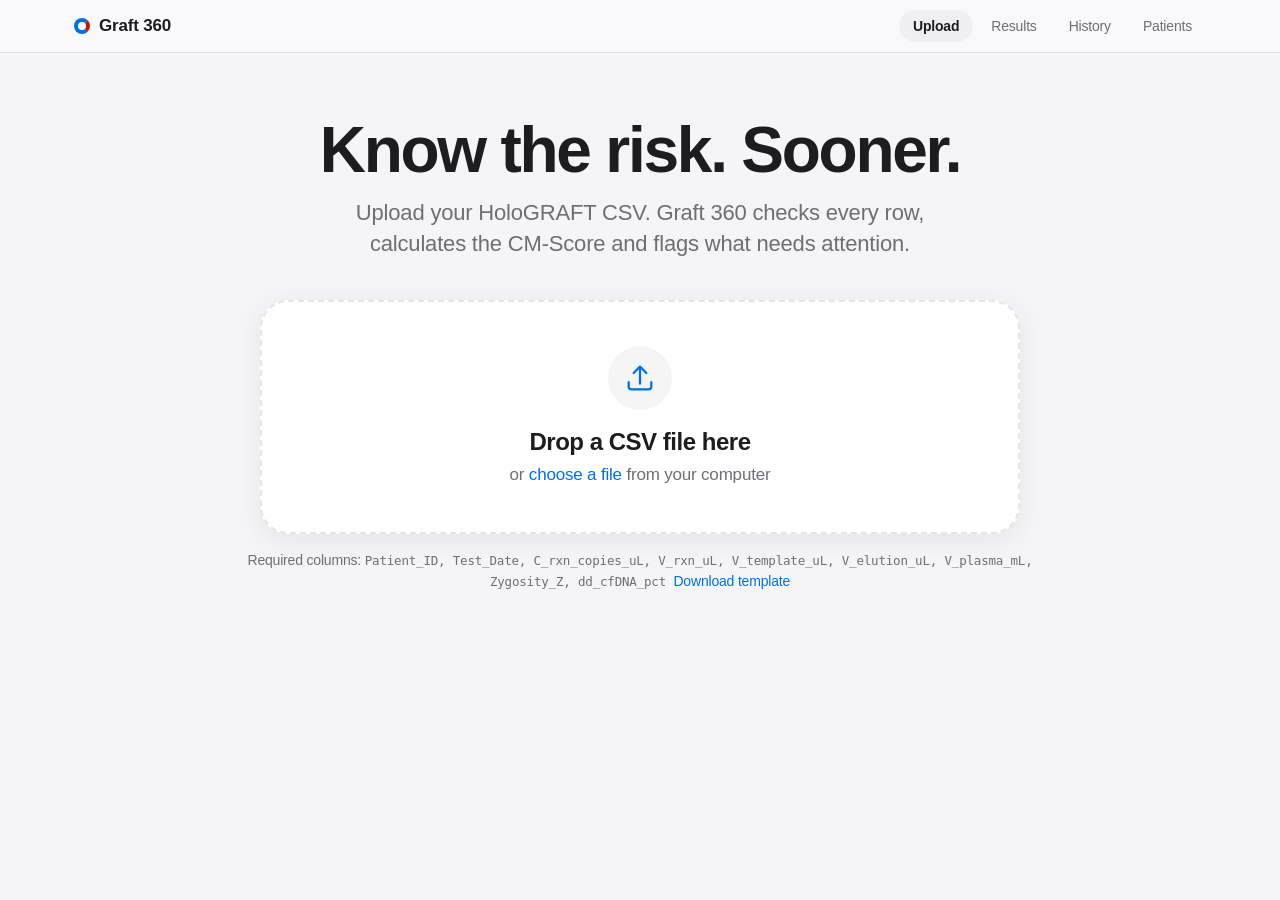
<file: frontend/index.html>
<!DOCTYPE html>
<html lang="en">
<head>
<meta charset="UTF-8">
<meta name="viewport" content="width=device-width, initial-scale=1">
<title>Graft 360</title>
<link rel="stylesheet" href="style.css">
</head>
<body>
<a class="skip" href="#main">Skip to content</a>
<nav class="nav" aria-label="Main">
  <div class="nav-in">
    <a class="logo" href="#/upload"><span class="dot" aria-hidden="true"></span>Graft 360</a>
    <div class="links">
      <a href="#/upload" data-nav="upload">Upload</a>
      <a href="#/results" data-nav="results">Results</a>
      <a href="#/history" data-nav="history">History</a>
      <a href="#/patients" data-nav="patients">Patients</a>
    </div>
  </div>
</nav>

<main id="main">
  <!-- UPLOAD -->
  <section id="page-upload" class="page" hidden>
    <header class="hero">
      <h1>Know the risk. Sooner.</h1>
      <p>Upload your HoloGRAFT CSV. Graft 360 checks every row, calculates the CM-Score and flags what needs attention.</p>
    </header>
    <div id="drop" class="drop" tabindex="0" role="button" aria-label="Choose a CSV file to upload">
      <div class="drop-icon" aria-hidden="true">
        <svg width="34" height="34" viewBox="0 0 24 24" fill="none" stroke="currentColor" stroke-width="1.6" stroke-linecap="round" stroke-linejoin="round"><path d="M12 16V4m0 0L7.5 8.5M12 4l4.5 4.5"/><path d="M4 15v3a2 2 0 0 0 2 2h12a2 2 0 0 0 2-2v-3"/></svg>
      </div>
      <h2>Drop a CSV file here</h2>
      <p>or <span class="link">choose a file</span> from your computer</p>
      <input id="csvFile" type="file" accept=".csv,text/csv" hidden>
    </div>
    <p class="hint">Required columns: <span id="cols"></span> &nbsp;<a class="link" href="/api/template.csv">Download template</a></p>
    <div id="uploadBusy" class="busy" hidden><span class="spin"></span>Processing your file</div>
    <div id="uploadError" class="alert error" hidden></div>
    <div id="uploadResult"></div>
  </section>

  <!-- RESULTS -->
  <section id="page-results" class="page" hidden>
    <header class="page-head"><h1>Results</h1><p>Every saved test, with search and filters.</p></header>
    <div class="card filters">
      <input id="fPid" type="search" placeholder="Search patient ID" aria-label="Patient ID">
      <label>From<input id="fFrom" type="date"></label>
      <label>To<input id="fTo" type="date"></label>
      <div class="seg" id="fStatus" role="group" aria-label="Risk status">
        <button class="on" data-v="">All</button><button data-v="high">High risk</button>
        <button data-v="low">Low risk</button><button data-v="invalid">Invalid</button>
      </div>
      <button class="btn" id="fClear">Clear</button>
      <a class="btn primary" id="fExport" href="/api/results/export.csv">Export CSV</a>
    </div>
    <div class="card table-card"><div class="scroll" id="resultsTable"></div></div>
    <div class="pager"><span id="pageInfo" class="muted"></span><span><button class="btn" id="prev">Previous</button> <button class="btn" id="next">Next</button></span></div>
  </section>

  <!-- HISTORY -->
  <section id="page-history" class="page" hidden>
    <header class="page-head"><h1>Upload history</h1><p>Every file you uploaded and what happened to it.</p></header>
    <div class="card table-card"><div class="scroll" id="historyTable"></div></div>
  </section>

  <!-- ONE UPLOAD -->
  <section id="page-batch" class="page" hidden>
    <a class="back link" href="#/history">Back to history</a>
    <div id="batchView"></div>
  </section>

  <!-- PATIENTS -->
  <section id="page-patients" class="page" hidden>
    <header class="page-head"><h1>Patients</h1><p>Test history, CM-Score trend and biopsy outcomes.</p></header>
    <div class="cols">
      <aside class="card side">
        <input id="pSearch" type="search" placeholder="Search patients" aria-label="Search patients">
        <ul id="patientList" class="plist"></ul>
        <form id="patientForm" class="form">
          <h3>Add or update patient</h3>
          <input name="patient_id" placeholder="Patient ID" required>
          <input name="full_name" placeholder="Full name">
          <label>Date of birth<input type="date" name="date_of_birth"></label>
          <select name="sex" aria-label="Sex"><option value="">Sex</option><option>Male</option><option>Female</option><option>Other</option></select>
          <label>Transplant date<input type="date" name="transplant_date"></label>
          <button class="btn primary">Save patient</button>
        </form>
      </aside>
      <div class="card detail" id="detail"><p class="empty">Select a patient to see their trend, results and biopsies.</p></div>
    </div>
  </section>
</main>
<div id="toast" class="toast" role="status" aria-live="polite" hidden></div>
<script src="app.js"></script>
</body>
</html>
</file>
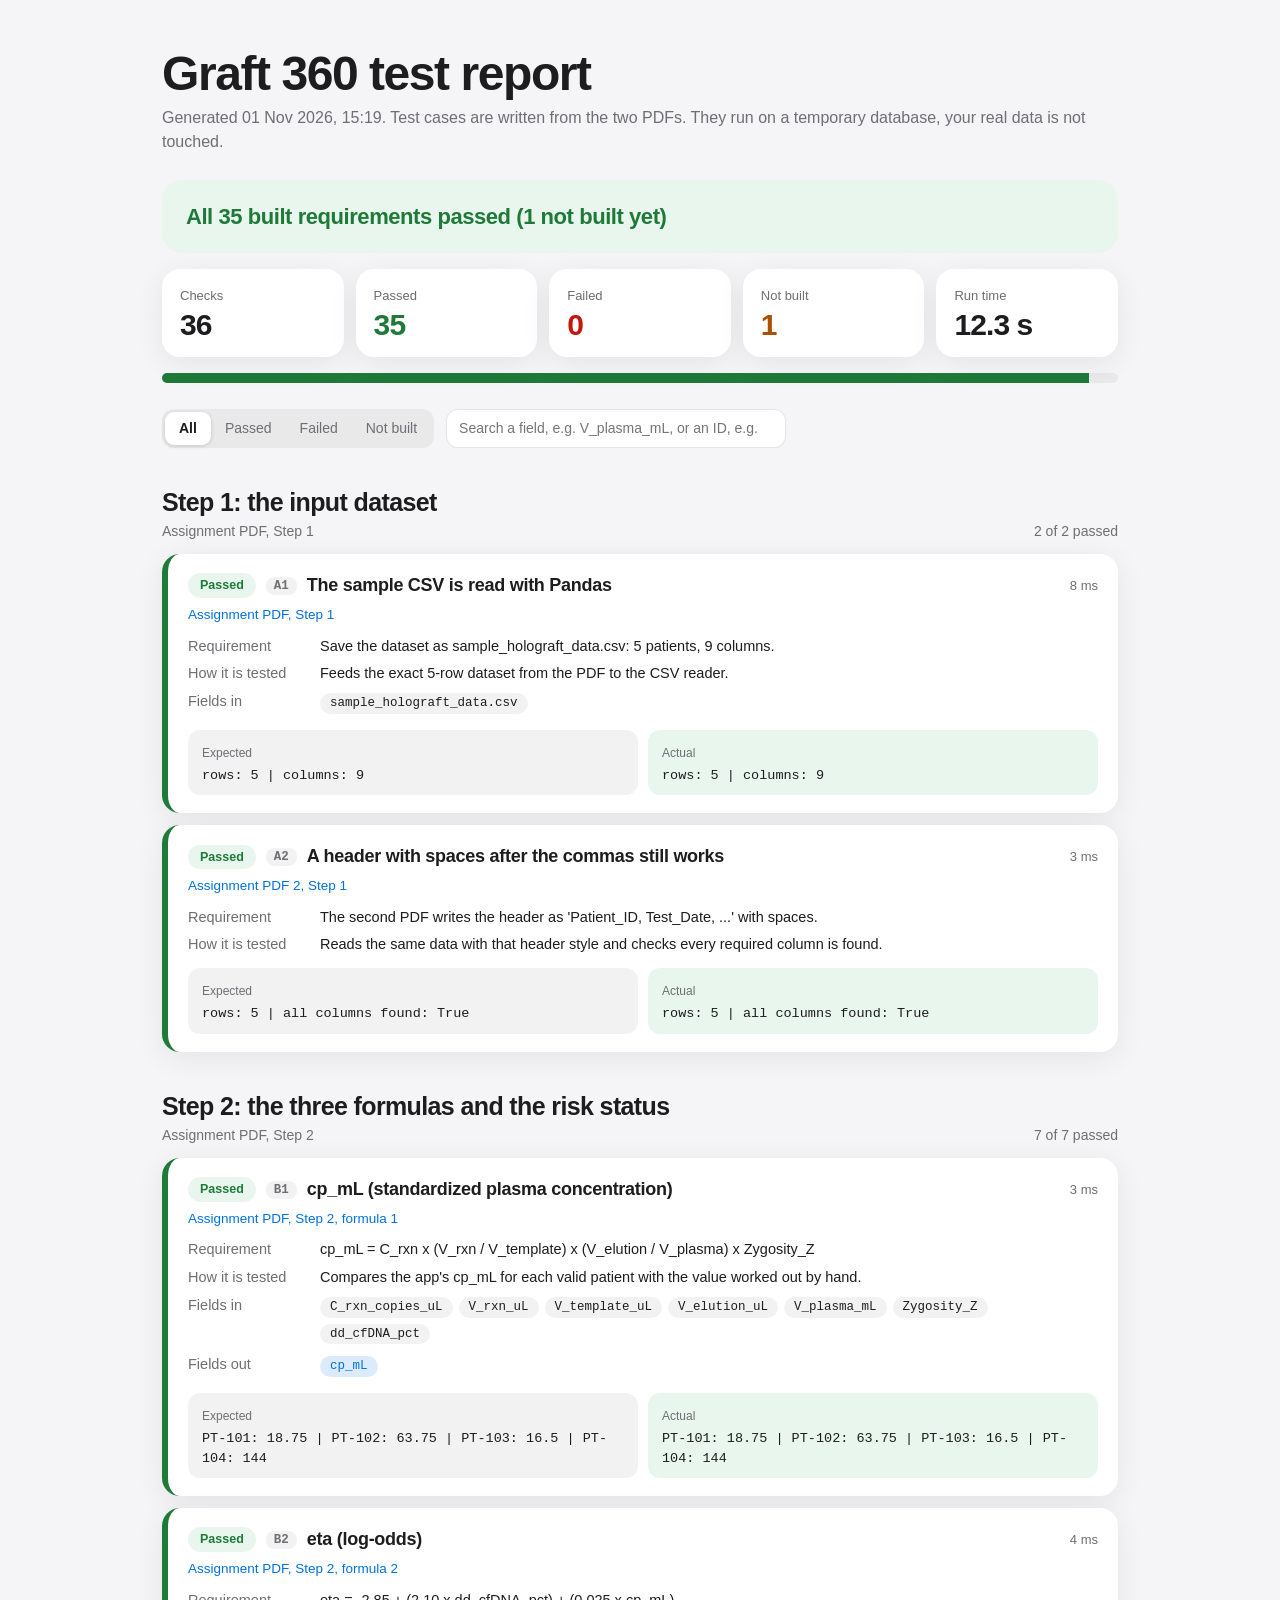
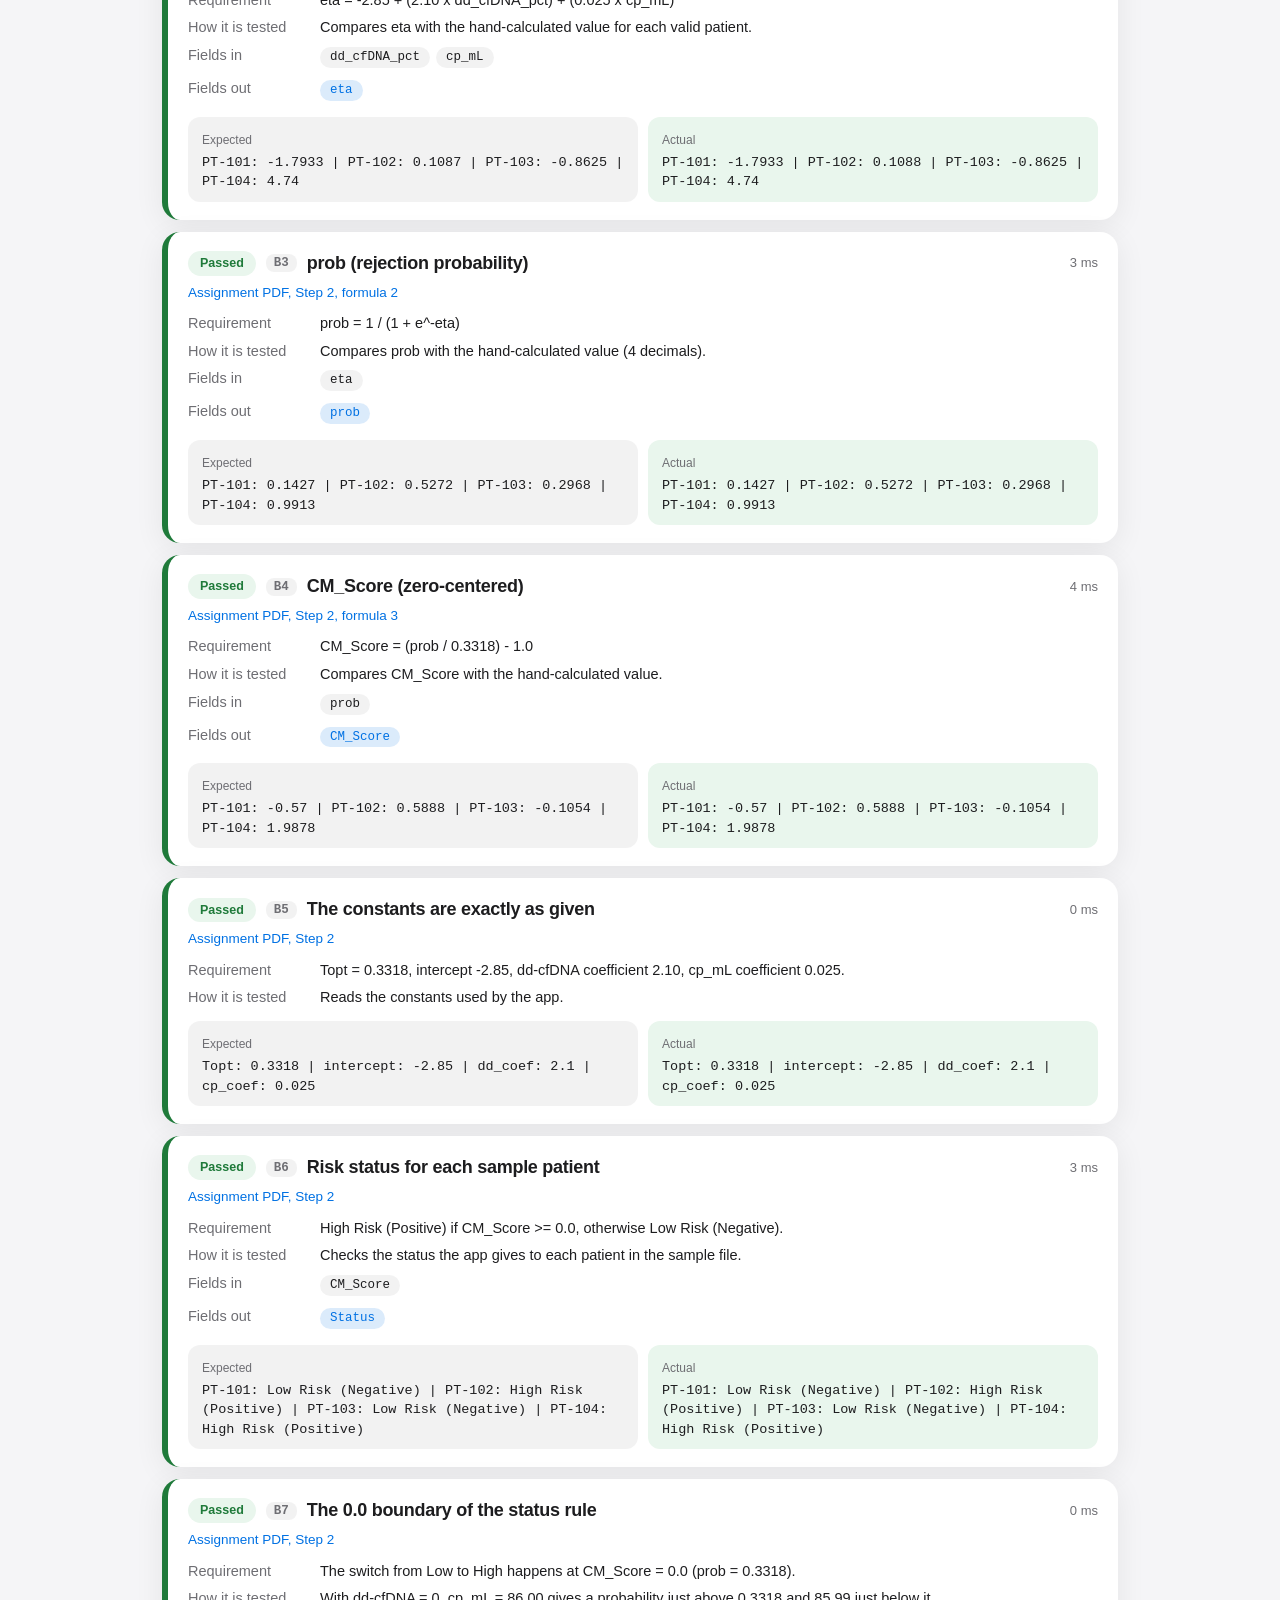
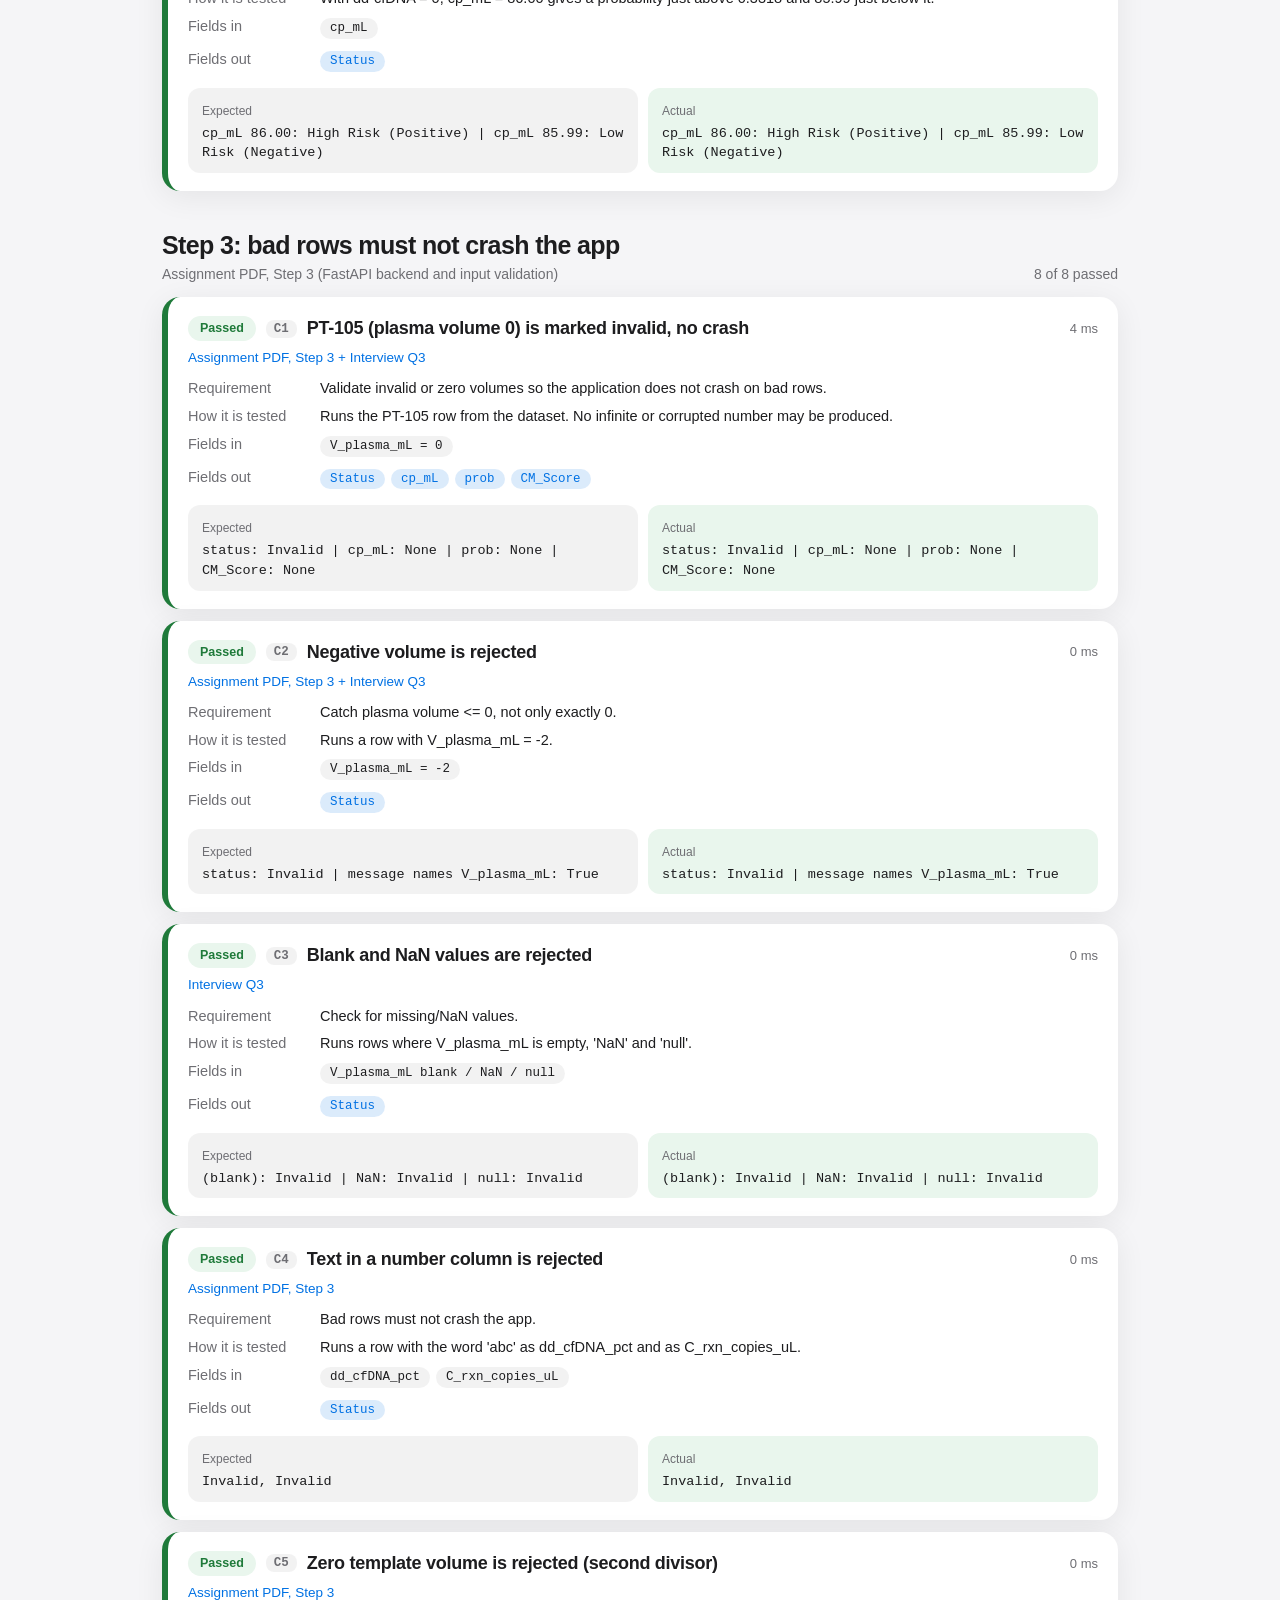
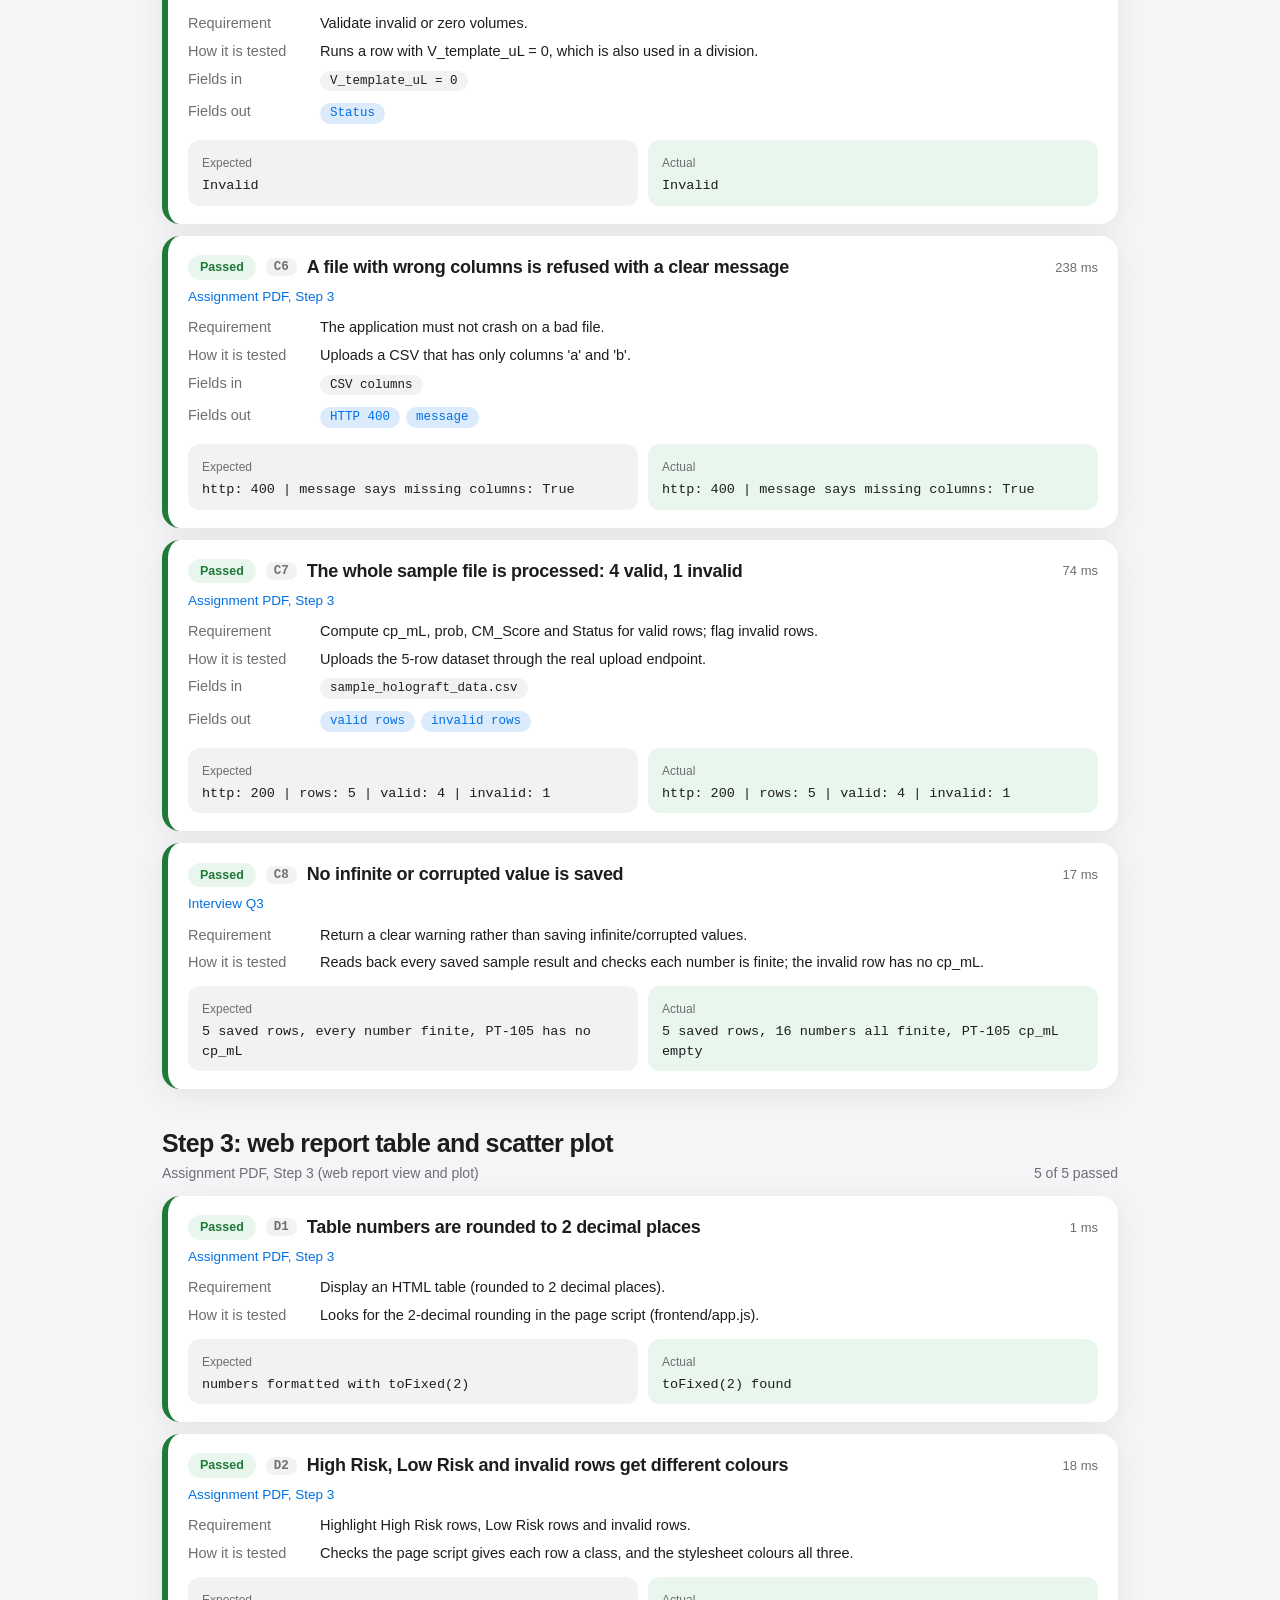
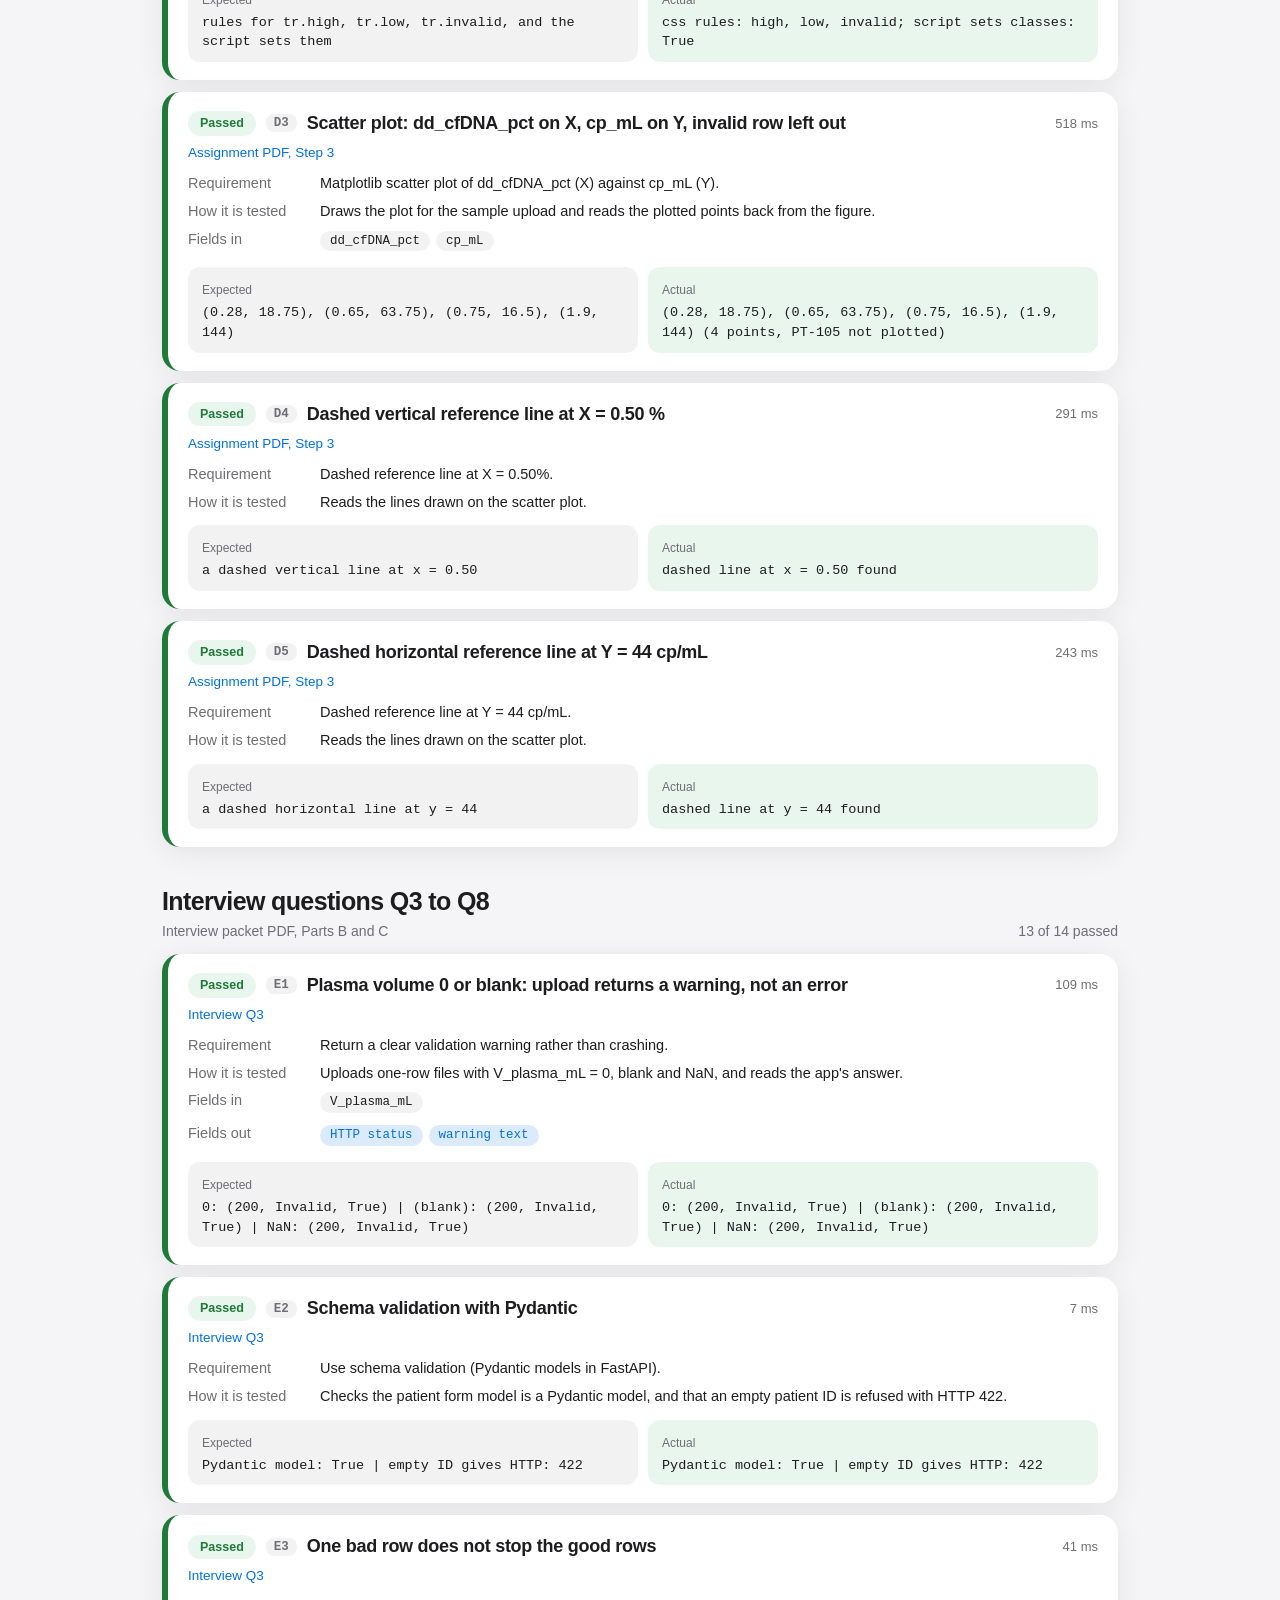
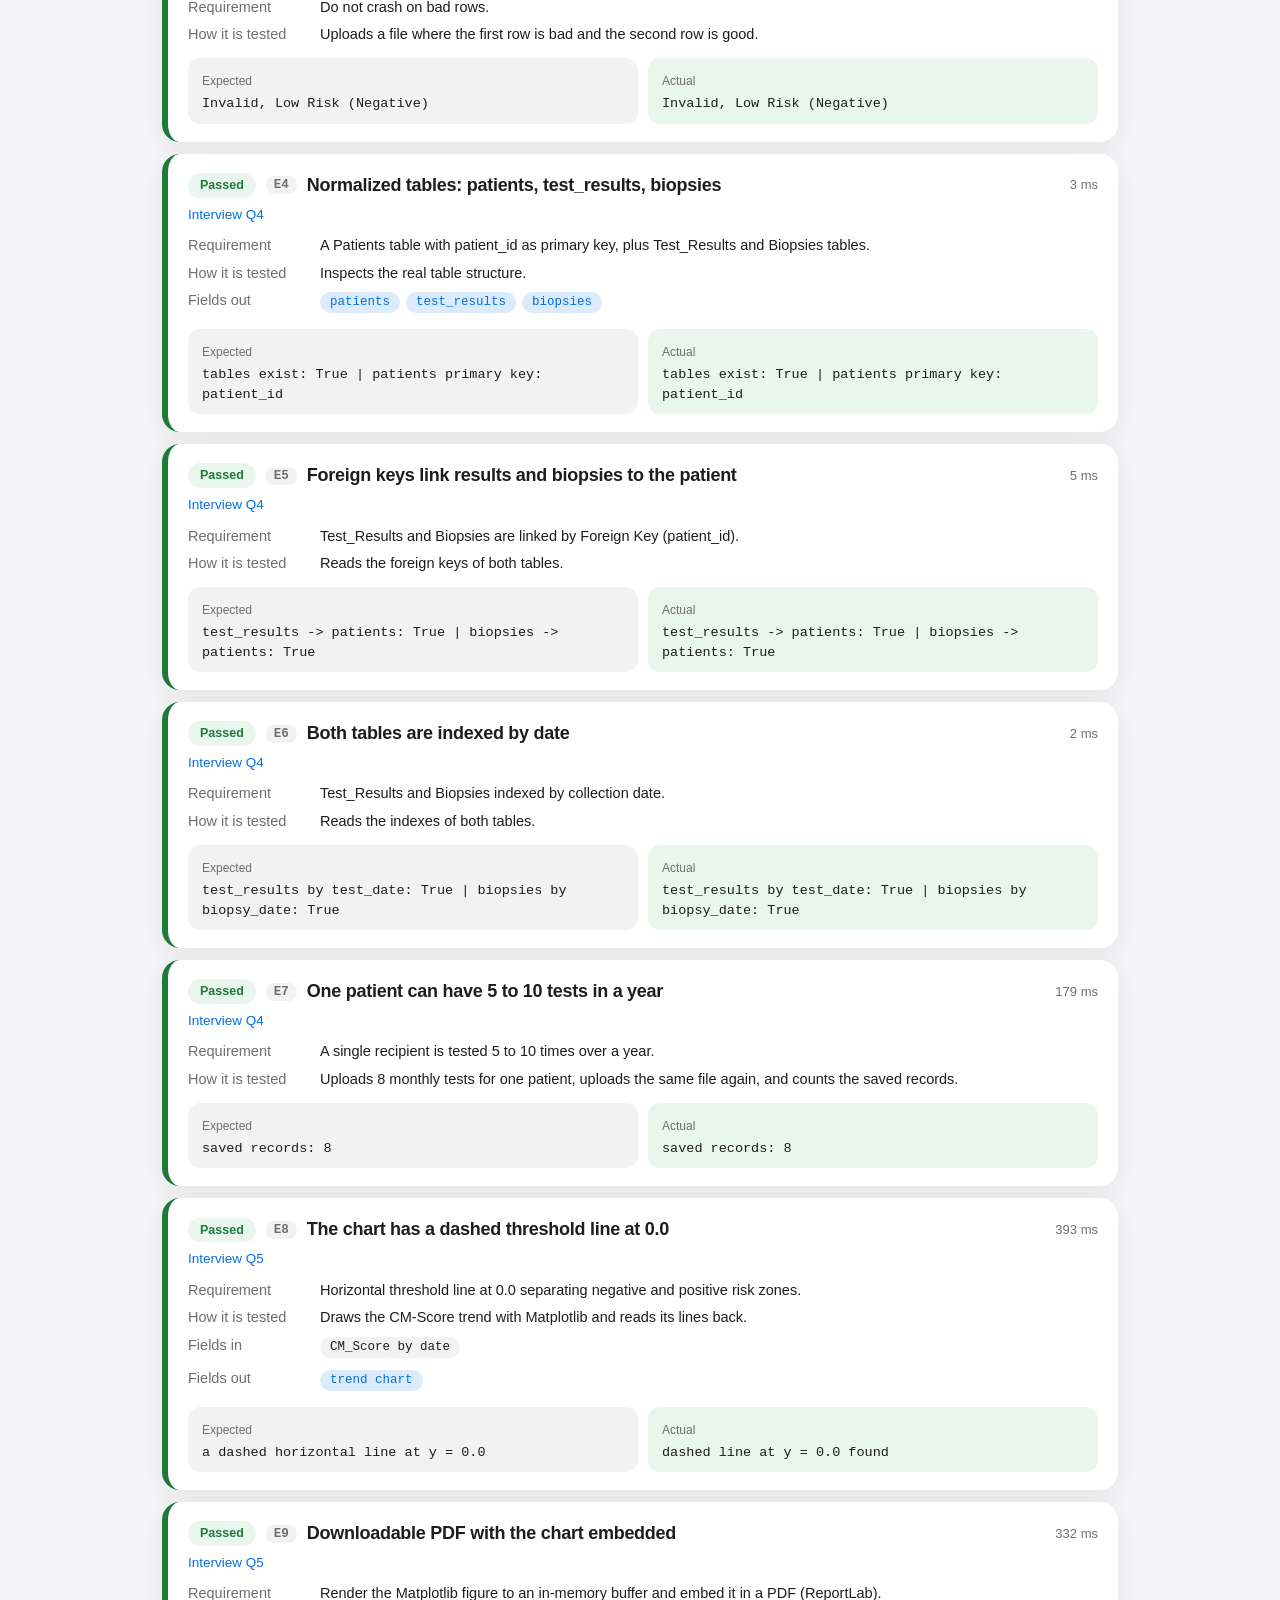
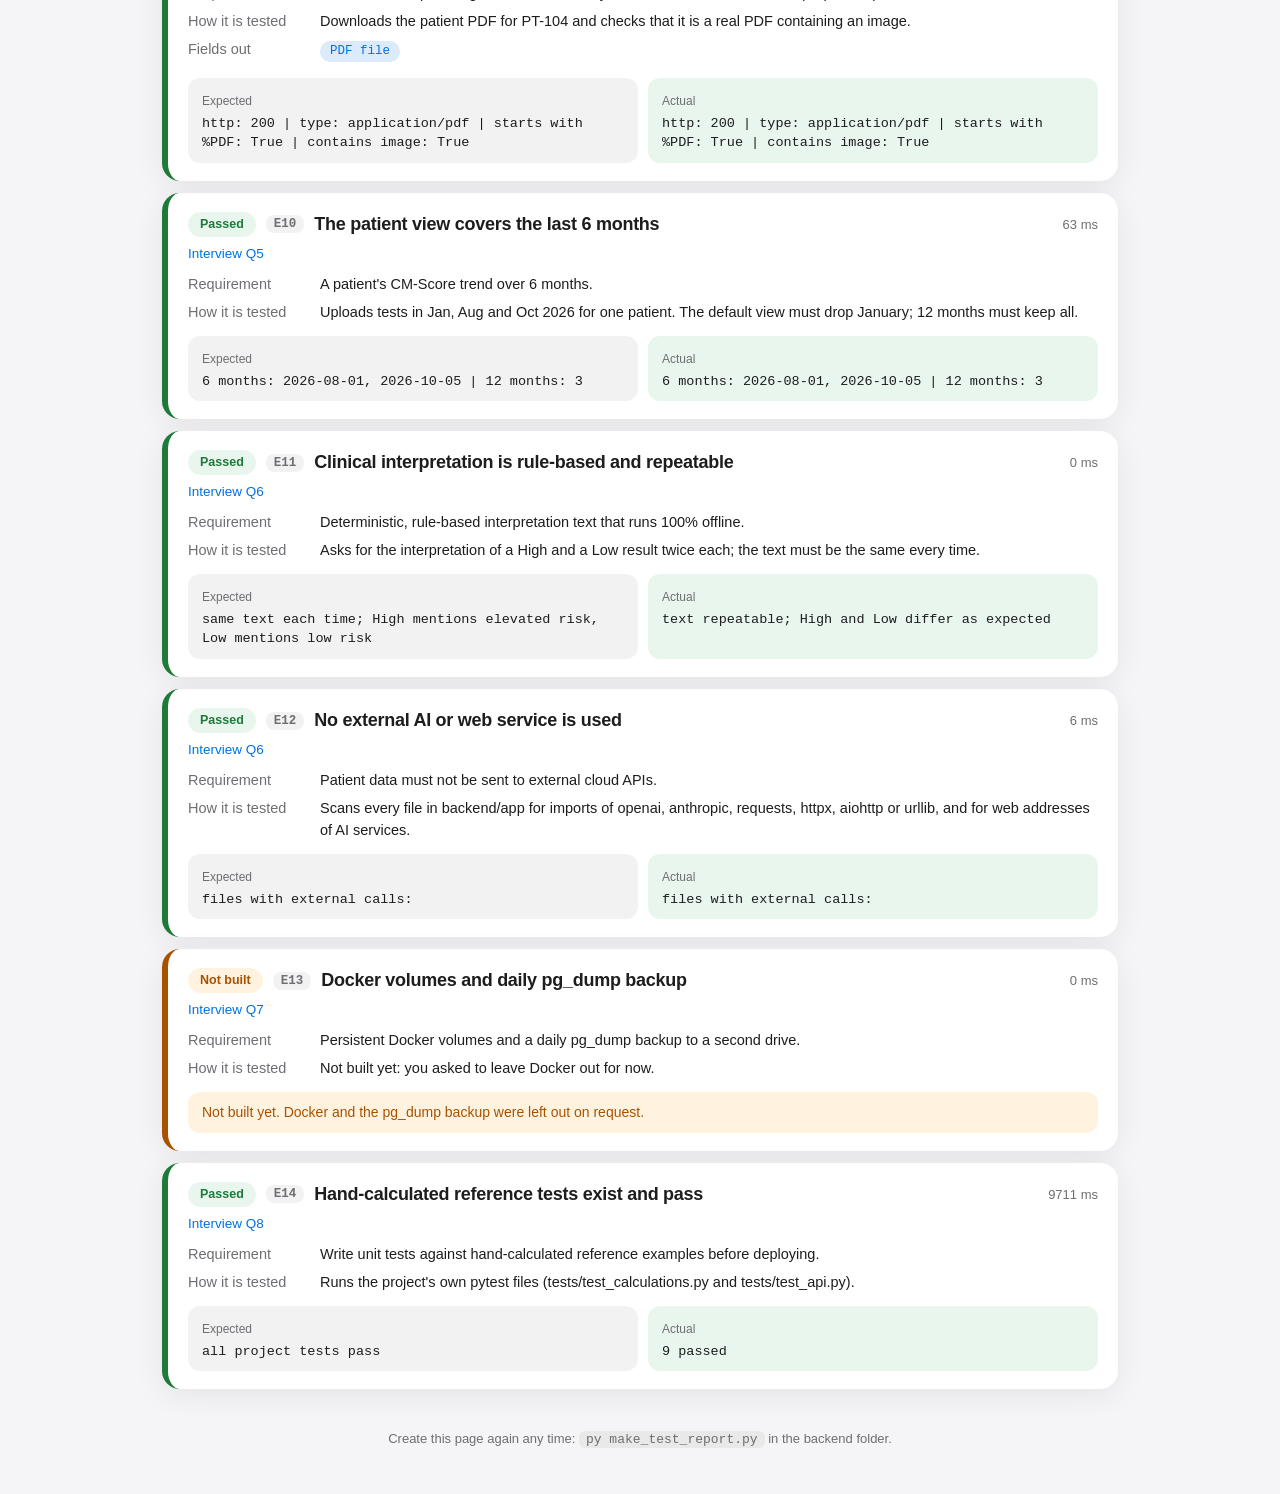
<file: backend/test_report.html>
<!DOCTYPE html>
<html lang="en"><head><meta charset="UTF-8"><meta name="viewport" content="width=device-width, initial-scale=1">
<title>Graft 360 - Test report</title>
<style>
:root{--bg:#f5f5f7;--card:#fff;--ink:#1d1d1f;--muted:#6e6e73;--line:rgba(0,0,0,.1);--soft:rgba(0,0,0,.05);--blue:#0071e3;
--good:#1f7a3a;--good-bg:#e9f6ed;--bad:#c4160a;--bad-bg:#fdeeec;--warn:#a85200;--warn-bg:#fff3e0;--shadow:0 6px 30px rgba(0,0,0,.07)}
@media(prefers-color-scheme:dark){:root{--bg:#000;--card:#1c1c1e;--ink:#f5f5f7;--muted:#a1a1a6;--line:rgba(255,255,255,.14);--soft:rgba(255,255,255,.08);
--blue:#2997ff;--good:#6fdc92;--good-bg:#14301f;--bad:#ff8a80;--bad-bg:#3a1b19;--warn:#ffc266;--warn-bg:#352708;--shadow:none}}
*{box-sizing:border-box}[hidden]{display:none!important}
body{margin:0;background:var(--bg);color:var(--ink);font:16px/1.5 -apple-system,BlinkMacSystemFont,"SF Pro Text","Segoe UI",Helvetica,Arial,sans-serif;-webkit-font-smoothing:antialiased}
main{max-width:1000px;margin:auto;padding:48px 22px 80px}
h1{font-size:clamp(32px,5vw,48px);letter-spacing:-.03em;margin:0;line-height:1.08}
.sub{color:var(--muted);margin:6px 0 26px}
.banner{border-radius:20px;padding:20px 24px;font-size:22px;font-weight:700;letter-spacing:-.02em}
.banner.ok{background:var(--good-bg);color:var(--good)}.banner.bad{background:var(--bad-bg);color:var(--bad)}
.stats{display:grid;grid-template-columns:repeat(auto-fit,minmax(140px,1fr));gap:12px;margin:16px 0}
.stat{background:var(--card);border-radius:18px;padding:14px 18px;box-shadow:var(--shadow)}
.stat span{color:var(--muted);font-size:13px}.stat b{display:block;font-size:30px;letter-spacing:-.03em;line-height:1.2}
.stat.g b{color:var(--good)}.stat.r b{color:var(--bad)}.stat.w b{color:var(--warn)}
.bar{height:10px;border-radius:99px;background:var(--soft);overflow:hidden;margin:6px 0 26px}.bar i{display:block;height:100%;background:var(--good);width:97%}
.tools{display:flex;gap:12px;flex-wrap:wrap;align-items:center;margin-bottom:6px}
.seg{display:inline-flex;background:var(--soft);padding:3px;border-radius:12px}
.seg button{border:0;background:none;font:inherit;font-size:14px;padding:6px 14px;border-radius:9px;color:var(--muted);cursor:pointer}
.seg button.on{background:var(--card);color:var(--ink);font-weight:600;box-shadow:0 1px 4px rgba(0,0,0,.15)}
input[type=search]{font:inherit;font-size:14px;padding:8px 12px;border-radius:12px;border:1px solid var(--line);background:var(--card);color:var(--ink);min-width:240px;flex:1;max-width:340px}
:focus-visible{outline:3px solid var(--blue);outline-offset:2px;border-radius:8px}
.ghead{display:flex;justify-content:space-between;align-items:flex-end;gap:10px;margin:36px 0 12px;flex-wrap:wrap}
.ghead h2{margin:0;font-size:25px;letter-spacing:-.025em}.ghead p{margin:0;color:var(--muted);font-size:14px}.gcount{font-size:14px;color:var(--muted)}
.test{background:var(--card);border-radius:18px;box-shadow:var(--shadow);padding:18px 20px;margin-bottom:12px;border-left:6px solid var(--good)}
.test.failed{border-left-color:var(--bad)}.test.skipped{border-left-color:var(--warn)}
.top{display:flex;align-items:center;gap:10px}.top h3{margin:0;font-size:18px;letter-spacing:-.015em;flex:1}
.tid{font:600 12.5px ui-monospace,Menlo,Consolas,monospace;color:var(--muted);background:var(--soft);padding:2px 8px;border-radius:8px}
.time{color:var(--muted);font-size:13px;font-variant-numeric:tabular-nums}
.badge{font-size:12.5px;font-weight:700;padding:3px 12px;border-radius:99px;background:var(--good-bg);color:var(--good);white-space:nowrap}
.badge.failed{background:var(--bad-bg);color:var(--bad)}.badge.skipped{background:var(--warn-bg);color:var(--warn)}
.src{margin:6px 0 10px;color:var(--blue);font-size:13.5px}
dl{display:grid;grid-template-columns:120px 1fr;gap:6px 12px;margin:0;font-size:14.5px}dt{color:var(--muted)}dd{margin:0}
.chip{display:inline-block;padding:1px 10px;border-radius:99px;font-size:12.5px;margin:0 6px 4px 0;font-family:ui-monospace,SFMono-Regular,Menlo,Consolas,monospace}
.chip.in{background:var(--soft)}.chip.out{background:color-mix(in srgb,var(--blue) 14%,transparent);color:var(--blue)}
.cmp{display:grid;grid-template-columns:1fr 1fr;gap:10px;margin-top:12px}
.cmp>div{background:var(--soft);border-radius:12px;padding:10px 14px}.cmp>div.good{background:var(--good-bg)}.cmp>div.bad{background:var(--bad-bg)}
.cmp span{font-size:12px;color:var(--muted);text-transform:none}.cmp p{margin:2px 0 0;font:13.5px/1.45 ui-monospace,SFMono-Regular,Menlo,Consolas,monospace;word-break:break-word}
.note{margin:12px 0 0;padding:10px 14px;border-radius:12px;background:var(--warn-bg);color:var(--warn);font-size:14px}
details{margin-top:12px}summary{cursor:pointer;color:var(--bad);font-weight:600;font-size:14px}
pre{background:var(--bad-bg);color:var(--bad);padding:12px;border-radius:12px;overflow:auto;font-size:12.5px;white-space:pre-wrap}
.none{text-align:center;color:var(--muted);padding:30px}footer{margin-top:40px;color:var(--muted);font-size:13px;text-align:center}
code{font-family:ui-monospace,SFMono-Regular,Menlo,Consolas,monospace;font-size:13px;background:var(--soft);padding:1px 7px;border-radius:6px}
@media(max-width:620px){dl{grid-template-columns:1fr}dt{margin-top:4px}.cmp{grid-template-columns:1fr}.top{flex-wrap:wrap}}
@media print{body{background:#fff}.tools{display:none}.test{box-shadow:none;border:1px solid #ddd;break-inside:avoid}}
</style></head><body><main>
<h1>Graft 360 test report</h1>
<p class="sub">Generated 01 Nov 2026, 15:19. Test cases are written from the two PDFs. They run on a temporary database, your real data is not touched.</p>
<div class="banner ok" role="status">All 35 built requirements passed (1 not built yet)</div>
<div class="stats">
 <div class="stat"><span>Checks</span><b>36</b></div>
 <div class="stat g"><span>Passed</span><b>35</b></div>
 <div class="stat r"><span>Failed</span><b>0</b></div>
 <div class="stat w"><span>Not built</span><b>1</b></div>
 <div class="stat"><span>Run time</span><b>12.3 s</b></div>
</div>
<div class="bar" aria-hidden="true"><i></i></div>
<div class="tools">
 <div class="seg" id="seg" role="group" aria-label="Filter"><button class="on" data-v="">All</button><button data-v="passed">Passed</button><button data-v="failed">Failed</button><button data-v="skipped">Not built</button></div>
 <input type="search" id="q" placeholder="Search a field, e.g. V_plasma_mL, or an ID, e.g. B2" aria-label="Search checks">
</div>
<section><div class="ghead"><div><h2>Step 1: the input dataset</h2><p>Assignment PDF, Step 1</p></div><span class="gcount">2 of 2 passed</span></div><article class="test passed" data-status="passed" data-text="a1 the sample csv is read with pandas save the dataset as sample_holograft_data.csv: 5 patients, 9 columns. sample_holograft_data.csv">
 <div class="top"><span class="badge passed">Passed</span><span class="tid">A1</span><h3>The sample CSV is read with Pandas</h3><span class="time">8 ms</span></div>
 <p class="src">Assignment PDF, Step 1</p>
 <dl><dt>Requirement</dt><dd>Save the dataset as sample_holograft_data.csv: 5 patients, 9 columns.</dd><dt>How it is tested</dt><dd>Feeds the exact 5-row dataset from the PDF to the CSV reader.</dd>
 <dt>Fields in</dt><dd><span class="chip in">sample_holograft_data.csv</span></dd></dl>
 <div class="cmp"><div><span>Expected</span><p>rows: 5  |  columns: 9</p></div><div class="good"><span>Actual</span><p>rows: 5  |  columns: 9</p></div></div>
</article><article class="test passed" data-status="passed" data-text="a2 a header with spaces after the commas still works the second pdf writes the header as &#x27;patient_id, test_date, ...&#x27; with spaces. ">
 <div class="top"><span class="badge passed">Passed</span><span class="tid">A2</span><h3>A header with spaces after the commas still works</h3><span class="time">3 ms</span></div>
 <p class="src">Assignment PDF 2, Step 1</p>
 <dl><dt>Requirement</dt><dd>The second PDF writes the header as &#x27;Patient_ID, Test_Date, ...&#x27; with spaces.</dd><dt>How it is tested</dt><dd>Reads the same data with that header style and checks every required column is found.</dd>
 </dl>
 <div class="cmp"><div><span>Expected</span><p>rows: 5  |  all columns found: True</p></div><div class="good"><span>Actual</span><p>rows: 5  |  all columns found: True</p></div></div>
</article></section><section><div class="ghead"><div><h2>Step 2: the three formulas and the risk status</h2><p>Assignment PDF, Step 2</p></div><span class="gcount">7 of 7 passed</span></div><article class="test passed" data-status="passed" data-text="b1 cp_ml (standardized plasma concentration) cp_ml = c_rxn x (v_rxn / v_template) x (v_elution / v_plasma) x zygosity_z c_rxn_copies_ul v_rxn_ul v_template_ul v_elution_ul v_plasma_ml zygosity_z dd_cfdna_pct cp_ml">
 <div class="top"><span class="badge passed">Passed</span><span class="tid">B1</span><h3>cp_mL (standardized plasma concentration)</h3><span class="time">3 ms</span></div>
 <p class="src">Assignment PDF, Step 2, formula 1</p>
 <dl><dt>Requirement</dt><dd>cp_mL = C_rxn x (V_rxn / V_template) x (V_elution / V_plasma) x Zygosity_Z</dd><dt>How it is tested</dt><dd>Compares the app&#x27;s cp_mL for each valid patient with the value worked out by hand.</dd>
 <dt>Fields in</dt><dd><span class="chip in">C_rxn_copies_uL</span><span class="chip in">V_rxn_uL</span><span class="chip in">V_template_uL</span><span class="chip in">V_elution_uL</span><span class="chip in">V_plasma_mL</span><span class="chip in">Zygosity_Z</span><span class="chip in">dd_cfDNA_pct</span></dd><dt>Fields out</dt><dd><span class="chip out">cp_mL</span></dd></dl>
 <div class="cmp"><div><span>Expected</span><p>PT-101: 18.75  |  PT-102: 63.75  |  PT-103: 16.5  |  PT-104: 144</p></div><div class="good"><span>Actual</span><p>PT-101: 18.75  |  PT-102: 63.75  |  PT-103: 16.5  |  PT-104: 144</p></div></div>
</article><article class="test passed" data-status="passed" data-text="b2 eta (log-odds) eta = -2.85 + (2.10 x dd_cfdna_pct) + (0.025 x cp_ml) dd_cfdna_pct cp_ml eta">
 <div class="top"><span class="badge passed">Passed</span><span class="tid">B2</span><h3>eta (log-odds)</h3><span class="time">4 ms</span></div>
 <p class="src">Assignment PDF, Step 2, formula 2</p>
 <dl><dt>Requirement</dt><dd>eta = -2.85 + (2.10 x dd_cfDNA_pct) + (0.025 x cp_mL)</dd><dt>How it is tested</dt><dd>Compares eta with the hand-calculated value for each valid patient.</dd>
 <dt>Fields in</dt><dd><span class="chip in">dd_cfDNA_pct</span><span class="chip in">cp_mL</span></dd><dt>Fields out</dt><dd><span class="chip out">eta</span></dd></dl>
 <div class="cmp"><div><span>Expected</span><p>PT-101: -1.7933  |  PT-102: 0.1087  |  PT-103: -0.8625  |  PT-104: 4.74</p></div><div class="good"><span>Actual</span><p>PT-101: -1.7933  |  PT-102: 0.1088  |  PT-103: -0.8625  |  PT-104: 4.74</p></div></div>
</article><article class="test passed" data-status="passed" data-text="b3 prob (rejection probability) prob = 1 / (1 + e^-eta) eta prob">
 <div class="top"><span class="badge passed">Passed</span><span class="tid">B3</span><h3>prob (rejection probability)</h3><span class="time">3 ms</span></div>
 <p class="src">Assignment PDF, Step 2, formula 2</p>
 <dl><dt>Requirement</dt><dd>prob = 1 / (1 + e^-eta)</dd><dt>How it is tested</dt><dd>Compares prob with the hand-calculated value (4 decimals).</dd>
 <dt>Fields in</dt><dd><span class="chip in">eta</span></dd><dt>Fields out</dt><dd><span class="chip out">prob</span></dd></dl>
 <div class="cmp"><div><span>Expected</span><p>PT-101: 0.1427  |  PT-102: 0.5272  |  PT-103: 0.2968  |  PT-104: 0.9913</p></div><div class="good"><span>Actual</span><p>PT-101: 0.1427  |  PT-102: 0.5272  |  PT-103: 0.2968  |  PT-104: 0.9913</p></div></div>
</article><article class="test passed" data-status="passed" data-text="b4 cm_score (zero-centered) cm_score = (prob / 0.3318) - 1.0 prob cm_score">
 <div class="top"><span class="badge passed">Passed</span><span class="tid">B4</span><h3>CM_Score (zero-centered)</h3><span class="time">4 ms</span></div>
 <p class="src">Assignment PDF, Step 2, formula 3</p>
 <dl><dt>Requirement</dt><dd>CM_Score = (prob / 0.3318) - 1.0</dd><dt>How it is tested</dt><dd>Compares CM_Score with the hand-calculated value.</dd>
 <dt>Fields in</dt><dd><span class="chip in">prob</span></dd><dt>Fields out</dt><dd><span class="chip out">CM_Score</span></dd></dl>
 <div class="cmp"><div><span>Expected</span><p>PT-101: -0.57  |  PT-102: 0.5888  |  PT-103: -0.1054  |  PT-104: 1.9878</p></div><div class="good"><span>Actual</span><p>PT-101: -0.57  |  PT-102: 0.5888  |  PT-103: -0.1054  |  PT-104: 1.9878</p></div></div>
</article><article class="test passed" data-status="passed" data-text="b5 the constants are exactly as given topt = 0.3318, intercept -2.85, dd-cfdna coefficient 2.10, cp_ml coefficient 0.025. ">
 <div class="top"><span class="badge passed">Passed</span><span class="tid">B5</span><h3>The constants are exactly as given</h3><span class="time">0 ms</span></div>
 <p class="src">Assignment PDF, Step 2</p>
 <dl><dt>Requirement</dt><dd>Topt = 0.3318, intercept -2.85, dd-cfDNA coefficient 2.10, cp_mL coefficient 0.025.</dd><dt>How it is tested</dt><dd>Reads the constants used by the app.</dd>
 </dl>
 <div class="cmp"><div><span>Expected</span><p>Topt: 0.3318  |  intercept: -2.85  |  dd_coef: 2.1  |  cp_coef: 0.025</p></div><div class="good"><span>Actual</span><p>Topt: 0.3318  |  intercept: -2.85  |  dd_coef: 2.1  |  cp_coef: 0.025</p></div></div>
</article><article class="test passed" data-status="passed" data-text="b6 risk status for each sample patient high risk (positive) if cm_score &gt;= 0.0, otherwise low risk (negative). cm_score status">
 <div class="top"><span class="badge passed">Passed</span><span class="tid">B6</span><h3>Risk status for each sample patient</h3><span class="time">3 ms</span></div>
 <p class="src">Assignment PDF, Step 2</p>
 <dl><dt>Requirement</dt><dd>High Risk (Positive) if CM_Score &gt;= 0.0, otherwise Low Risk (Negative).</dd><dt>How it is tested</dt><dd>Checks the status the app gives to each patient in the sample file.</dd>
 <dt>Fields in</dt><dd><span class="chip in">CM_Score</span></dd><dt>Fields out</dt><dd><span class="chip out">Status</span></dd></dl>
 <div class="cmp"><div><span>Expected</span><p>PT-101: Low Risk (Negative)  |  PT-102: High Risk (Positive)  |  PT-103: Low Risk (Negative)  |  PT-104: High Risk (Positive)</p></div><div class="good"><span>Actual</span><p>PT-101: Low Risk (Negative)  |  PT-102: High Risk (Positive)  |  PT-103: Low Risk (Negative)  |  PT-104: High Risk (Positive)</p></div></div>
</article><article class="test passed" data-status="passed" data-text="b7 the 0.0 boundary of the status rule the switch from low to high happens at cm_score = 0.0 (prob = 0.3318). cp_ml status">
 <div class="top"><span class="badge passed">Passed</span><span class="tid">B7</span><h3>The 0.0 boundary of the status rule</h3><span class="time">0 ms</span></div>
 <p class="src">Assignment PDF, Step 2</p>
 <dl><dt>Requirement</dt><dd>The switch from Low to High happens at CM_Score = 0.0 (prob = 0.3318).</dd><dt>How it is tested</dt><dd>With dd-cfDNA = 0, cp_mL = 86.00 gives a probability just above 0.3318 and 85.99 just below it.</dd>
 <dt>Fields in</dt><dd><span class="chip in">cp_mL</span></dd><dt>Fields out</dt><dd><span class="chip out">Status</span></dd></dl>
 <div class="cmp"><div><span>Expected</span><p>cp_mL 86.00: High Risk (Positive)  |  cp_mL 85.99: Low Risk (Negative)</p></div><div class="good"><span>Actual</span><p>cp_mL 86.00: High Risk (Positive)  |  cp_mL 85.99: Low Risk (Negative)</p></div></div>
</article></section><section><div class="ghead"><div><h2>Step 3: bad rows must not crash the app</h2><p>Assignment PDF, Step 3 (FastAPI backend and input validation)</p></div><span class="gcount">8 of 8 passed</span></div><article class="test passed" data-status="passed" data-text="c1 pt-105 (plasma volume 0) is marked invalid, no crash validate invalid or zero volumes so the application does not crash on bad rows. v_plasma_ml = 0 status cp_ml prob cm_score">
 <div class="top"><span class="badge passed">Passed</span><span class="tid">C1</span><h3>PT-105 (plasma volume 0) is marked invalid, no crash</h3><span class="time">4 ms</span></div>
 <p class="src">Assignment PDF, Step 3 + Interview Q3</p>
 <dl><dt>Requirement</dt><dd>Validate invalid or zero volumes so the application does not crash on bad rows.</dd><dt>How it is tested</dt><dd>Runs the PT-105 row from the dataset. No infinite or corrupted number may be produced.</dd>
 <dt>Fields in</dt><dd><span class="chip in">V_plasma_mL = 0</span></dd><dt>Fields out</dt><dd><span class="chip out">Status</span><span class="chip out">cp_mL</span><span class="chip out">prob</span><span class="chip out">CM_Score</span></dd></dl>
 <div class="cmp"><div><span>Expected</span><p>status: Invalid  |  cp_mL: None  |  prob: None  |  CM_Score: None</p></div><div class="good"><span>Actual</span><p>status: Invalid  |  cp_mL: None  |  prob: None  |  CM_Score: None</p></div></div>
</article><article class="test passed" data-status="passed" data-text="c2 negative volume is rejected catch plasma volume &lt;= 0, not only exactly 0. v_plasma_ml = -2 status">
 <div class="top"><span class="badge passed">Passed</span><span class="tid">C2</span><h3>Negative volume is rejected</h3><span class="time">0 ms</span></div>
 <p class="src">Assignment PDF, Step 3 + Interview Q3</p>
 <dl><dt>Requirement</dt><dd>Catch plasma volume &lt;= 0, not only exactly 0.</dd><dt>How it is tested</dt><dd>Runs a row with V_plasma_mL = -2.</dd>
 <dt>Fields in</dt><dd><span class="chip in">V_plasma_mL = -2</span></dd><dt>Fields out</dt><dd><span class="chip out">Status</span></dd></dl>
 <div class="cmp"><div><span>Expected</span><p>status: Invalid  |  message names V_plasma_mL: True</p></div><div class="good"><span>Actual</span><p>status: Invalid  |  message names V_plasma_mL: True</p></div></div>
</article><article class="test passed" data-status="passed" data-text="c3 blank and nan values are rejected check for missing/nan values. v_plasma_ml blank / nan / null status">
 <div class="top"><span class="badge passed">Passed</span><span class="tid">C3</span><h3>Blank and NaN values are rejected</h3><span class="time">0 ms</span></div>
 <p class="src">Interview Q3</p>
 <dl><dt>Requirement</dt><dd>Check for missing/NaN values.</dd><dt>How it is tested</dt><dd>Runs rows where V_plasma_mL is empty, &#x27;NaN&#x27; and &#x27;null&#x27;.</dd>
 <dt>Fields in</dt><dd><span class="chip in">V_plasma_mL blank / NaN / null</span></dd><dt>Fields out</dt><dd><span class="chip out">Status</span></dd></dl>
 <div class="cmp"><div><span>Expected</span><p>(blank): Invalid  |  NaN: Invalid  |  null: Invalid</p></div><div class="good"><span>Actual</span><p>(blank): Invalid  |  NaN: Invalid  |  null: Invalid</p></div></div>
</article><article class="test passed" data-status="passed" data-text="c4 text in a number column is rejected bad rows must not crash the app. dd_cfdna_pct c_rxn_copies_ul status">
 <div class="top"><span class="badge passed">Passed</span><span class="tid">C4</span><h3>Text in a number column is rejected</h3><span class="time">0 ms</span></div>
 <p class="src">Assignment PDF, Step 3</p>
 <dl><dt>Requirement</dt><dd>Bad rows must not crash the app.</dd><dt>How it is tested</dt><dd>Runs a row with the word &#x27;abc&#x27; as dd_cfDNA_pct and as C_rxn_copies_uL.</dd>
 <dt>Fields in</dt><dd><span class="chip in">dd_cfDNA_pct</span><span class="chip in">C_rxn_copies_uL</span></dd><dt>Fields out</dt><dd><span class="chip out">Status</span></dd></dl>
 <div class="cmp"><div><span>Expected</span><p>Invalid, Invalid</p></div><div class="good"><span>Actual</span><p>Invalid, Invalid</p></div></div>
</article><article class="test passed" data-status="passed" data-text="c5 zero template volume is rejected (second divisor) validate invalid or zero volumes. v_template_ul = 0 status">
 <div class="top"><span class="badge passed">Passed</span><span class="tid">C5</span><h3>Zero template volume is rejected (second divisor)</h3><span class="time">0 ms</span></div>
 <p class="src">Assignment PDF, Step 3</p>
 <dl><dt>Requirement</dt><dd>Validate invalid or zero volumes.</dd><dt>How it is tested</dt><dd>Runs a row with V_template_uL = 0, which is also used in a division.</dd>
 <dt>Fields in</dt><dd><span class="chip in">V_template_uL = 0</span></dd><dt>Fields out</dt><dd><span class="chip out">Status</span></dd></dl>
 <div class="cmp"><div><span>Expected</span><p>Invalid</p></div><div class="good"><span>Actual</span><p>Invalid</p></div></div>
</article><article class="test passed" data-status="passed" data-text="c6 a file with wrong columns is refused with a clear message the application must not crash on a bad file. csv columns http 400 message">
 <div class="top"><span class="badge passed">Passed</span><span class="tid">C6</span><h3>A file with wrong columns is refused with a clear message</h3><span class="time">238 ms</span></div>
 <p class="src">Assignment PDF, Step 3</p>
 <dl><dt>Requirement</dt><dd>The application must not crash on a bad file.</dd><dt>How it is tested</dt><dd>Uploads a CSV that has only columns &#x27;a&#x27; and &#x27;b&#x27;.</dd>
 <dt>Fields in</dt><dd><span class="chip in">CSV columns</span></dd><dt>Fields out</dt><dd><span class="chip out">HTTP 400</span><span class="chip out">message</span></dd></dl>
 <div class="cmp"><div><span>Expected</span><p>http: 400  |  message says missing columns: True</p></div><div class="good"><span>Actual</span><p>http: 400  |  message says missing columns: True</p></div></div>
</article><article class="test passed" data-status="passed" data-text="c7 the whole sample file is processed: 4 valid, 1 invalid compute cp_ml, prob, cm_score and status for valid rows; flag invalid rows. sample_holograft_data.csv valid rows invalid rows">
 <div class="top"><span class="badge passed">Passed</span><span class="tid">C7</span><h3>The whole sample file is processed: 4 valid, 1 invalid</h3><span class="time">74 ms</span></div>
 <p class="src">Assignment PDF, Step 3</p>
 <dl><dt>Requirement</dt><dd>Compute cp_mL, prob, CM_Score and Status for valid rows; flag invalid rows.</dd><dt>How it is tested</dt><dd>Uploads the 5-row dataset through the real upload endpoint.</dd>
 <dt>Fields in</dt><dd><span class="chip in">sample_holograft_data.csv</span></dd><dt>Fields out</dt><dd><span class="chip out">valid rows</span><span class="chip out">invalid rows</span></dd></dl>
 <div class="cmp"><div><span>Expected</span><p>http: 200  |  rows: 5  |  valid: 4  |  invalid: 1</p></div><div class="good"><span>Actual</span><p>http: 200  |  rows: 5  |  valid: 4  |  invalid: 1</p></div></div>
</article><article class="test passed" data-status="passed" data-text="c8 no infinite or corrupted value is saved return a clear warning rather than saving infinite/corrupted values. ">
 <div class="top"><span class="badge passed">Passed</span><span class="tid">C8</span><h3>No infinite or corrupted value is saved</h3><span class="time">17 ms</span></div>
 <p class="src">Interview Q3</p>
 <dl><dt>Requirement</dt><dd>Return a clear warning rather than saving infinite/corrupted values.</dd><dt>How it is tested</dt><dd>Reads back every saved sample result and checks each number is finite; the invalid row has no cp_mL.</dd>
 </dl>
 <div class="cmp"><div><span>Expected</span><p>5 saved rows, every number finite, PT-105 has no cp_mL</p></div><div class="good"><span>Actual</span><p>5 saved rows, 16 numbers all finite, PT-105 cp_mL empty</p></div></div>
</article></section><section><div class="ghead"><div><h2>Step 3: web report table and scatter plot</h2><p>Assignment PDF, Step 3 (web report view and plot)</p></div><span class="gcount">5 of 5 passed</span></div><article class="test passed" data-status="passed" data-text="d1 table numbers are rounded to 2 decimal places display an html table (rounded to 2 decimal places). ">
 <div class="top"><span class="badge passed">Passed</span><span class="tid">D1</span><h3>Table numbers are rounded to 2 decimal places</h3><span class="time">1 ms</span></div>
 <p class="src">Assignment PDF, Step 3</p>
 <dl><dt>Requirement</dt><dd>Display an HTML table (rounded to 2 decimal places).</dd><dt>How it is tested</dt><dd>Looks for the 2-decimal rounding in the page script (frontend/app.js).</dd>
 </dl>
 <div class="cmp"><div><span>Expected</span><p>numbers formatted with toFixed(2)</p></div><div class="good"><span>Actual</span><p>toFixed(2) found</p></div></div>
</article><article class="test passed" data-status="passed" data-text="d2 high risk, low risk and invalid rows get different colours highlight high risk rows, low risk rows and invalid rows. ">
 <div class="top"><span class="badge passed">Passed</span><span class="tid">D2</span><h3>High Risk, Low Risk and invalid rows get different colours</h3><span class="time">18 ms</span></div>
 <p class="src">Assignment PDF, Step 3</p>
 <dl><dt>Requirement</dt><dd>Highlight High Risk rows, Low Risk rows and invalid rows.</dd><dt>How it is tested</dt><dd>Checks the page script gives each row a class, and the stylesheet colours all three.</dd>
 </dl>
 <div class="cmp"><div><span>Expected</span><p>rules for tr.high, tr.low, tr.invalid, and the script sets them</p></div><div class="good"><span>Actual</span><p>css rules: high, low, invalid; script sets classes: True</p></div></div>
</article><article class="test passed" data-status="passed" data-text="d3 scatter plot: dd_cfdna_pct on x, cp_ml on y, invalid row left out matplotlib scatter plot of dd_cfdna_pct (x) against cp_ml (y). dd_cfdna_pct cp_ml">
 <div class="top"><span class="badge passed">Passed</span><span class="tid">D3</span><h3>Scatter plot: dd_cfDNA_pct on X, cp_mL on Y, invalid row left out</h3><span class="time">518 ms</span></div>
 <p class="src">Assignment PDF, Step 3</p>
 <dl><dt>Requirement</dt><dd>Matplotlib scatter plot of dd_cfDNA_pct (X) against cp_mL (Y).</dd><dt>How it is tested</dt><dd>Draws the plot for the sample upload and reads the plotted points back from the figure.</dd>
 <dt>Fields in</dt><dd><span class="chip in">dd_cfDNA_pct</span><span class="chip in">cp_mL</span></dd></dl>
 <div class="cmp"><div><span>Expected</span><p>(0.28, 18.75), (0.65, 63.75), (0.75, 16.5), (1.9, 144)</p></div><div class="good"><span>Actual</span><p>(0.28, 18.75), (0.65, 63.75), (0.75, 16.5), (1.9, 144)   (4 points, PT-105 not plotted)</p></div></div>
</article><article class="test passed" data-status="passed" data-text="d4 dashed vertical reference line at x = 0.50 % dashed reference line at x = 0.50%. ">
 <div class="top"><span class="badge passed">Passed</span><span class="tid">D4</span><h3>Dashed vertical reference line at X = 0.50 %</h3><span class="time">291 ms</span></div>
 <p class="src">Assignment PDF, Step 3</p>
 <dl><dt>Requirement</dt><dd>Dashed reference line at X = 0.50%.</dd><dt>How it is tested</dt><dd>Reads the lines drawn on the scatter plot.</dd>
 </dl>
 <div class="cmp"><div><span>Expected</span><p>a dashed vertical line at x = 0.50</p></div><div class="good"><span>Actual</span><p>dashed line at x = 0.50 found</p></div></div>
</article><article class="test passed" data-status="passed" data-text="d5 dashed horizontal reference line at y = 44 cp/ml dashed reference line at y = 44 cp/ml. ">
 <div class="top"><span class="badge passed">Passed</span><span class="tid">D5</span><h3>Dashed horizontal reference line at Y = 44 cp/mL</h3><span class="time">243 ms</span></div>
 <p class="src">Assignment PDF, Step 3</p>
 <dl><dt>Requirement</dt><dd>Dashed reference line at Y = 44 cp/mL.</dd><dt>How it is tested</dt><dd>Reads the lines drawn on the scatter plot.</dd>
 </dl>
 <div class="cmp"><div><span>Expected</span><p>a dashed horizontal line at y = 44</p></div><div class="good"><span>Actual</span><p>dashed line at y = 44 found</p></div></div>
</article></section><section><div class="ghead"><div><h2>Interview questions Q3 to Q8</h2><p>Interview packet PDF, Parts B and C</p></div><span class="gcount">13 of 14 passed</span></div><article class="test passed" data-status="passed" data-text="e1 plasma volume 0 or blank: upload returns a warning, not an error return a clear validation warning rather than crashing. v_plasma_ml http status warning text">
 <div class="top"><span class="badge passed">Passed</span><span class="tid">E1</span><h3>Plasma volume 0 or blank: upload returns a warning, not an error</h3><span class="time">109 ms</span></div>
 <p class="src">Interview Q3</p>
 <dl><dt>Requirement</dt><dd>Return a clear validation warning rather than crashing.</dd><dt>How it is tested</dt><dd>Uploads one-row files with V_plasma_mL = 0, blank and NaN, and reads the app&#x27;s answer.</dd>
 <dt>Fields in</dt><dd><span class="chip in">V_plasma_mL</span></dd><dt>Fields out</dt><dd><span class="chip out">HTTP status</span><span class="chip out">warning text</span></dd></dl>
 <div class="cmp"><div><span>Expected</span><p>0: (200, Invalid, True)  |  (blank): (200, Invalid, True)  |  NaN: (200, Invalid, True)</p></div><div class="good"><span>Actual</span><p>0: (200, Invalid, True)  |  (blank): (200, Invalid, True)  |  NaN: (200, Invalid, True)</p></div></div>
</article><article class="test passed" data-status="passed" data-text="e2 schema validation with pydantic use schema validation (pydantic models in fastapi). ">
 <div class="top"><span class="badge passed">Passed</span><span class="tid">E2</span><h3>Schema validation with Pydantic</h3><span class="time">7 ms</span></div>
 <p class="src">Interview Q3</p>
 <dl><dt>Requirement</dt><dd>Use schema validation (Pydantic models in FastAPI).</dd><dt>How it is tested</dt><dd>Checks the patient form model is a Pydantic model, and that an empty patient ID is refused with HTTP 422.</dd>
 </dl>
 <div class="cmp"><div><span>Expected</span><p>Pydantic model: True  |  empty ID gives HTTP: 422</p></div><div class="good"><span>Actual</span><p>Pydantic model: True  |  empty ID gives HTTP: 422</p></div></div>
</article><article class="test passed" data-status="passed" data-text="e3 one bad row does not stop the good rows do not crash on bad rows. ">
 <div class="top"><span class="badge passed">Passed</span><span class="tid">E3</span><h3>One bad row does not stop the good rows</h3><span class="time">41 ms</span></div>
 <p class="src">Interview Q3</p>
 <dl><dt>Requirement</dt><dd>Do not crash on bad rows.</dd><dt>How it is tested</dt><dd>Uploads a file where the first row is bad and the second row is good.</dd>
 </dl>
 <div class="cmp"><div><span>Expected</span><p>Invalid, Low Risk (Negative)</p></div><div class="good"><span>Actual</span><p>Invalid, Low Risk (Negative)</p></div></div>
</article><article class="test passed" data-status="passed" data-text="e4 normalized tables: patients, test_results, biopsies a patients table with patient_id as primary key, plus test_results and biopsies tables. patients test_results biopsies">
 <div class="top"><span class="badge passed">Passed</span><span class="tid">E4</span><h3>Normalized tables: patients, test_results, biopsies</h3><span class="time">3 ms</span></div>
 <p class="src">Interview Q4</p>
 <dl><dt>Requirement</dt><dd>A Patients table with patient_id as primary key, plus Test_Results and Biopsies tables.</dd><dt>How it is tested</dt><dd>Inspects the real table structure.</dd>
 <dt>Fields out</dt><dd><span class="chip out">patients</span><span class="chip out">test_results</span><span class="chip out">biopsies</span></dd></dl>
 <div class="cmp"><div><span>Expected</span><p>tables exist: True  |  patients primary key: patient_id</p></div><div class="good"><span>Actual</span><p>tables exist: True  |  patients primary key: patient_id</p></div></div>
</article><article class="test passed" data-status="passed" data-text="e5 foreign keys link results and biopsies to the patient test_results and biopsies are linked by foreign key (patient_id). ">
 <div class="top"><span class="badge passed">Passed</span><span class="tid">E5</span><h3>Foreign keys link results and biopsies to the patient</h3><span class="time">5 ms</span></div>
 <p class="src">Interview Q4</p>
 <dl><dt>Requirement</dt><dd>Test_Results and Biopsies are linked by Foreign Key (patient_id).</dd><dt>How it is tested</dt><dd>Reads the foreign keys of both tables.</dd>
 </dl>
 <div class="cmp"><div><span>Expected</span><p>test_results -&gt; patients: True  |  biopsies -&gt; patients: True</p></div><div class="good"><span>Actual</span><p>test_results -&gt; patients: True  |  biopsies -&gt; patients: True</p></div></div>
</article><article class="test passed" data-status="passed" data-text="e6 both tables are indexed by date test_results and biopsies indexed by collection date. ">
 <div class="top"><span class="badge passed">Passed</span><span class="tid">E6</span><h3>Both tables are indexed by date</h3><span class="time">2 ms</span></div>
 <p class="src">Interview Q4</p>
 <dl><dt>Requirement</dt><dd>Test_Results and Biopsies indexed by collection date.</dd><dt>How it is tested</dt><dd>Reads the indexes of both tables.</dd>
 </dl>
 <div class="cmp"><div><span>Expected</span><p>test_results by test_date: True  |  biopsies by biopsy_date: True</p></div><div class="good"><span>Actual</span><p>test_results by test_date: True  |  biopsies by biopsy_date: True</p></div></div>
</article><article class="test passed" data-status="passed" data-text="e7 one patient can have 5 to 10 tests in a year a single recipient is tested 5 to 10 times over a year. ">
 <div class="top"><span class="badge passed">Passed</span><span class="tid">E7</span><h3>One patient can have 5 to 10 tests in a year</h3><span class="time">179 ms</span></div>
 <p class="src">Interview Q4</p>
 <dl><dt>Requirement</dt><dd>A single recipient is tested 5 to 10 times over a year.</dd><dt>How it is tested</dt><dd>Uploads 8 monthly tests for one patient, uploads the same file again, and counts the saved records.</dd>
 </dl>
 <div class="cmp"><div><span>Expected</span><p>saved records: 8</p></div><div class="good"><span>Actual</span><p>saved records: 8</p></div></div>
</article><article class="test passed" data-status="passed" data-text="e8 the chart has a dashed threshold line at 0.0 horizontal threshold line at 0.0 separating negative and positive risk zones. cm_score by date trend chart">
 <div class="top"><span class="badge passed">Passed</span><span class="tid">E8</span><h3>The chart has a dashed threshold line at 0.0</h3><span class="time">393 ms</span></div>
 <p class="src">Interview Q5</p>
 <dl><dt>Requirement</dt><dd>Horizontal threshold line at 0.0 separating negative and positive risk zones.</dd><dt>How it is tested</dt><dd>Draws the CM-Score trend with Matplotlib and reads its lines back.</dd>
 <dt>Fields in</dt><dd><span class="chip in">CM_Score by date</span></dd><dt>Fields out</dt><dd><span class="chip out">trend chart</span></dd></dl>
 <div class="cmp"><div><span>Expected</span><p>a dashed horizontal line at y = 0.0</p></div><div class="good"><span>Actual</span><p>dashed line at y = 0.0 found</p></div></div>
</article><article class="test passed" data-status="passed" data-text="e9 downloadable pdf with the chart embedded render the matplotlib figure to an in-memory buffer and embed it in a pdf (reportlab). pdf file">
 <div class="top"><span class="badge passed">Passed</span><span class="tid">E9</span><h3>Downloadable PDF with the chart embedded</h3><span class="time">332 ms</span></div>
 <p class="src">Interview Q5</p>
 <dl><dt>Requirement</dt><dd>Render the Matplotlib figure to an in-memory buffer and embed it in a PDF (ReportLab).</dd><dt>How it is tested</dt><dd>Downloads the patient PDF for PT-104 and checks that it is a real PDF containing an image.</dd>
 <dt>Fields out</dt><dd><span class="chip out">PDF file</span></dd></dl>
 <div class="cmp"><div><span>Expected</span><p>http: 200  |  type: application/pdf  |  starts with %PDF: True  |  contains image: True</p></div><div class="good"><span>Actual</span><p>http: 200  |  type: application/pdf  |  starts with %PDF: True  |  contains image: True</p></div></div>
</article><article class="test passed" data-status="passed" data-text="e10 the patient view covers the last 6 months a patient&#x27;s cm-score trend over 6 months. ">
 <div class="top"><span class="badge passed">Passed</span><span class="tid">E10</span><h3>The patient view covers the last 6 months</h3><span class="time">63 ms</span></div>
 <p class="src">Interview Q5</p>
 <dl><dt>Requirement</dt><dd>A patient&#x27;s CM-Score trend over 6 months.</dd><dt>How it is tested</dt><dd>Uploads tests in Jan, Aug and Oct 2026 for one patient. The default view must drop January; 12 months must keep all.</dd>
 </dl>
 <div class="cmp"><div><span>Expected</span><p>6 months: 2026-08-01, 2026-10-05  |  12 months: 3</p></div><div class="good"><span>Actual</span><p>6 months: 2026-08-01, 2026-10-05  |  12 months: 3</p></div></div>
</article><article class="test passed" data-status="passed" data-text="e11 clinical interpretation is rule-based and repeatable deterministic, rule-based interpretation text that runs 100% offline. ">
 <div class="top"><span class="badge passed">Passed</span><span class="tid">E11</span><h3>Clinical interpretation is rule-based and repeatable</h3><span class="time">0 ms</span></div>
 <p class="src">Interview Q6</p>
 <dl><dt>Requirement</dt><dd>Deterministic, rule-based interpretation text that runs 100% offline.</dd><dt>How it is tested</dt><dd>Asks for the interpretation of a High and a Low result twice each; the text must be the same every time.</dd>
 </dl>
 <div class="cmp"><div><span>Expected</span><p>same text each time; High mentions elevated risk, Low mentions low risk</p></div><div class="good"><span>Actual</span><p>text repeatable; High and Low differ as expected</p></div></div>
</article><article class="test passed" data-status="passed" data-text="e12 no external ai or web service is used patient data must not be sent to external cloud apis. ">
 <div class="top"><span class="badge passed">Passed</span><span class="tid">E12</span><h3>No external AI or web service is used</h3><span class="time">6 ms</span></div>
 <p class="src">Interview Q6</p>
 <dl><dt>Requirement</dt><dd>Patient data must not be sent to external cloud APIs.</dd><dt>How it is tested</dt><dd>Scans every file in backend/app for imports of openai, anthropic, requests, httpx, aiohttp or urllib, and for web addresses of AI services.</dd>
 </dl>
 <div class="cmp"><div><span>Expected</span><p>files with external calls: </p></div><div class="good"><span>Actual</span><p>files with external calls: </p></div></div>
</article><article class="test skipped" data-status="skipped" data-text="e13 docker volumes and daily pg_dump backup persistent docker volumes and a daily pg_dump backup to a second drive. ">
 <div class="top"><span class="badge skipped">Not built</span><span class="tid">E13</span><h3>Docker volumes and daily pg_dump backup</h3><span class="time">0 ms</span></div>
 <p class="src">Interview Q7</p>
 <dl><dt>Requirement</dt><dd>Persistent Docker volumes and a daily pg_dump backup to a second drive.</dd><dt>How it is tested</dt><dd>Not built yet: you asked to leave Docker out for now.</dd>
 </dl>
 <p class="note skipped">Not built yet. Docker and the pg_dump backup were left out on request.</p>
</article><article class="test passed" data-status="passed" data-text="e14 hand-calculated reference tests exist and pass write unit tests against hand-calculated reference examples before deploying. ">
 <div class="top"><span class="badge passed">Passed</span><span class="tid">E14</span><h3>Hand-calculated reference tests exist and pass</h3><span class="time">9711 ms</span></div>
 <p class="src">Interview Q8</p>
 <dl><dt>Requirement</dt><dd>Write unit tests against hand-calculated reference examples before deploying.</dd><dt>How it is tested</dt><dd>Runs the project&#x27;s own pytest files (tests/test_calculations.py and tests/test_api.py).</dd>
 </dl>
 <div class="cmp"><div><span>Expected</span><p>all project tests pass</p></div><div class="good"><span>Actual</span><p>9 passed</p></div></div>
</article></section>
<p class="none" id="none" hidden>No checks match.</p>
<footer>Create this page again any time: <code>py make_test_report.py</code> in the backend folder.</footer>
</main>
<script>
const tests=[...document.querySelectorAll('.test')];let st='';
function apply(){const q=document.getElementById('q').value.trim().toLowerCase();let n=0;
 tests.forEach(t=>{const ok=(!st||t.dataset.status===st)&&(!q||t.dataset.text.includes(q));t.hidden=!ok;if(ok)n++;});
 document.getElementById('none').hidden=n>0;}
document.querySelectorAll('#seg button').forEach(b=>b.onclick=()=>{document.querySelectorAll('#seg button').forEach(x=>x.classList.toggle('on',x===b));st=b.dataset.v;apply();});
document.getElementById('q').addEventListener('input',apply);
</script></body></html>
</file>
<file: frontend/style.css>
:root{
  --bg:#f5f5f7;--card:#fff;--ink:#1d1d1f;--muted:#6e6e73;--line:rgba(0,0,0,.1);--soft:rgba(0,0,0,.04);
  --blue:#0071e3;--blue-h:#0077ed;
  --high:#c4160a;--high-bg:#fdeeec;--low:#1f7a3a;--low-bg:#e9f6ed;--warn:#a85200;--warn-bg:#fff3e0;--grey-bg:#ececf0;
  --nav:rgba(251,251,253,.8);--shadow:0 6px 30px rgba(0,0,0,.07);
  --font:-apple-system,BlinkMacSystemFont,"SF Pro Text","SF Pro Display","Helvetica Neue",Helvetica,Arial,sans-serif;
}
@media (prefers-color-scheme:dark){:root{
  --bg:#000;--card:#1c1c1e;--ink:#f5f5f7;--muted:#a1a1a6;--line:rgba(255,255,255,.14);--soft:rgba(255,255,255,.07);
  --blue:#2997ff;--blue-h:#4aa8ff;
  --high:#ff8a80;--high-bg:#3a1b19;--low:#6fdc92;--low-bg:#14301f;--warn:#ffc266;--warn-bg:#352708;--grey-bg:#2c2c2e;
  --nav:rgba(22,22,23,.8);--shadow:none}}
*{box-sizing:border-box}
html{scroll-behavior:smooth}
body{margin:0;background:var(--bg);color:var(--ink);font:17px/1.47 var(--font);-webkit-font-smoothing:antialiased;letter-spacing:-.011em}
[hidden]{display:none!important}
.skip{position:absolute;left:-999px}.skip:focus{left:12px;top:8px;background:var(--card);padding:8px 12px;border-radius:8px;z-index:99}
a{color:inherit}
.link{color:var(--blue);text-decoration:none;cursor:pointer}.link:hover{text-decoration:underline}
:focus-visible{outline:3px solid var(--blue);outline-offset:2px;border-radius:8px}

/* glass nav */
.nav{position:sticky;top:0;z-index:20;background:var(--nav);backdrop-filter:saturate(180%) blur(20px);-webkit-backdrop-filter:saturate(180%) blur(20px);border-bottom:1px solid var(--line)}
.nav-in{max-width:1180px;margin:auto;height:52px;padding:0 24px;display:flex;align-items:center;justify-content:space-between;gap:16px}
.logo{display:flex;align-items:center;gap:9px;font-weight:600;text-decoration:none;font-size:17px}
.dot{width:16px;height:16px;border-radius:50%;border:4px solid var(--blue);border-right-color:var(--high);display:inline-block}
.links{display:flex;gap:4px;overflow-x:auto}
.links a{text-decoration:none;font-size:14px;color:var(--muted);padding:6px 14px;border-radius:980px;white-space:nowrap;transition:background .2s,color .2s}
.links a:hover{color:var(--ink)}
.links a.on{background:var(--soft);color:var(--ink);font-weight:600}

main{max-width:1180px;margin:auto;padding:0 24px 80px}
.page{padding-top:8px}
.hero{text-align:center;padding:56px 0 30px}
.hero h1{font-size:clamp(36px,6vw,64px);line-height:1.05;font-weight:700;letter-spacing:-.035em;margin:0 0 14px}
.hero p{font-size:clamp(17px,2.2vw,22px);color:var(--muted);max-width:640px;margin:auto;line-height:1.4}
.page-head{padding:40px 0 20px}.page-head h1{font-size:40px;letter-spacing:-.03em;margin:0}.page-head p{margin:4px 0 0;color:var(--muted)}

/* dropzone */
.drop{max-width:760px;margin:10px auto 0;background:var(--card);border-radius:28px;box-shadow:var(--shadow);padding:44px 24px;text-align:center;border:2px dashed var(--line);cursor:pointer;transition:border-color .2s,transform .2s,background .2s}
.drop:hover,.drop.over{border-color:var(--blue);background:var(--card)}
.drop.over{transform:scale(1.01)}
.drop-icon{width:64px;height:64px;border-radius:50%;background:var(--soft);display:grid;place-items:center;margin:0 auto 14px;color:var(--blue)}
.drop h2{margin:0;font-size:24px;letter-spacing:-.02em}.drop p{margin:4px 0 0;color:var(--muted)}
.hint{text-align:center;color:var(--muted);font-size:14px;margin:16px auto 0;max-width:820px}
.hint #cols{font-family:ui-monospace,SFMono-Regular,Menlo,monospace;font-size:12.5px}
.busy{display:flex;gap:10px;justify-content:center;align-items:center;margin:24px;color:var(--muted)}
.spin{width:18px;height:18px;border:3px solid var(--line);border-top-color:var(--blue);border-radius:50%;animation:s .8s linear infinite}
@keyframes s{to{transform:rotate(360deg)}}

.alert{max-width:760px;margin:20px auto 0;padding:14px 18px;border-radius:14px}
.alert.error{background:var(--high-bg);color:var(--high)}.alert.warn{background:var(--warn-bg);color:var(--warn)}.alert.ok{background:var(--low-bg);color:var(--low)}
.alert b{display:block}

/* cards, stats */
.card{background:var(--card);border-radius:20px;box-shadow:var(--shadow)}
.stats{display:grid;grid-template-columns:repeat(auto-fit,minmax(130px,1fr));gap:12px;margin:34px 0 14px}
.stat{background:var(--card);border-radius:18px;padding:16px 18px;box-shadow:var(--shadow)}
.stat span{color:var(--muted);font-size:13px}.stat b{display:block;font-size:32px;letter-spacing:-.03em;line-height:1.15}
.stat.high b{color:var(--high)}.stat.low b{color:var(--low)}.stat.bad b{color:var(--warn)}
.result-head{display:flex;justify-content:space-between;align-items:flex-end;gap:12px;flex-wrap:wrap;margin-top:40px}
.result-head h2{margin:0;font-size:28px;letter-spacing:-.025em}.result-head p{margin:0;color:var(--muted);font-size:14px}
.split{display:grid;grid-template-columns:minmax(0,1fr);gap:18px;margin-top:14px}
.plot{margin:0;max-width:760px;background:#fff;border-radius:20px;box-shadow:var(--shadow);padding:10px}.plot img{width:100%;display:block}
.legend{display:flex;gap:8px;margin-top:14px;flex-wrap:wrap}

/* tables */
.table-card{overflow:hidden}.scroll{overflow-x:auto}
table{border-collapse:collapse;width:100%;font-size:14px;font-variant-numeric:tabular-nums}
th,td{padding:9px 8px;border-bottom:1px solid var(--line);white-space:nowrap;text-align:left}
td.n,th.n{text-align:right}
th{font-weight:600;font-size:12.5px;color:var(--muted);background:var(--card);position:sticky;top:0}
tr:last-child td{border-bottom:0}
tr.high td{background:var(--high-bg)}tr.low td{background:var(--low-bg)}tr.invalid td{background:var(--warn-bg)}
tr.high td.st{color:var(--high);font-weight:600}tr.low td.st{color:var(--low);font-weight:600}tr.invalid td.st{color:var(--warn);font-weight:600;white-space:normal;min-width:200px}
.empty{color:var(--muted);text-align:center;padding:36px 12px!important}
.pill{display:inline-block;padding:2px 10px;border-radius:980px;font-size:12.5px;font-weight:600;background:var(--grey-bg);color:var(--muted)}
.pill.high{background:var(--high-bg);color:var(--high)}.pill.low,.pill.good{background:var(--low-bg);color:var(--low)}.pill.warn{background:var(--warn-bg);color:var(--warn)}
.chip{padding:3px 12px;border-radius:980px;font-size:13px;font-weight:500}
.chip.high{background:var(--high-bg);color:var(--high)}.chip.low{background:var(--low-bg);color:var(--low)}.chip.invalid{background:var(--warn-bg);color:var(--warn)}
.sub{display:block;color:var(--muted);font-size:12.5px;white-space:normal;max-width:360px}

/* controls */
.btn{display:inline-flex;align-items:center;justify-content:center;padding:8px 18px;border-radius:980px;border:0;background:var(--soft);color:var(--ink);font:inherit;font-size:14px;cursor:pointer;text-decoration:none;transition:background .2s}
.btn:hover{background:var(--line)}.btn.primary{background:var(--blue);color:#fff}.btn.primary:hover{background:var(--blue-h)}
.btn.sm{padding:4px 12px;font-size:13px}.btn:disabled{opacity:.4;cursor:default}
input,select,textarea{font:inherit;font-size:15px;padding:9px 12px;border-radius:12px;border:1px solid var(--line);background:var(--card);color:var(--ink);width:100%}
input:focus,select:focus,textarea:focus{outline:3px solid color-mix(in srgb,var(--blue) 35%,transparent);border-color:var(--blue)}
label{font-size:12.5px;color:var(--muted);display:flex;flex-direction:column;gap:3px}
.filters{display:flex;flex-wrap:wrap;gap:12px;align-items:flex-end;padding:16px 18px;margin-bottom:16px}
.filters input[type=search]{width:220px}.filters label input{width:160px}
.seg{display:inline-flex;background:var(--soft);padding:3px;border-radius:12px}
.seg button{border:0;background:none;font:inherit;font-size:14px;padding:6px 14px;border-radius:9px;color:var(--muted);cursor:pointer}
.seg button.on{background:var(--card);color:var(--ink);font-weight:600;box-shadow:0 1px 4px rgba(0,0,0,.15)}
.pager{display:flex;justify-content:space-between;align-items:center;margin-top:14px}
.muted{color:var(--muted);font-size:14px}.back{display:inline-block;margin:26px 0 0;font-size:15px}.back:before{content:"\2039  "}

/* patients */
.cols{display:grid;grid-template-columns:320px minmax(0,1fr);gap:18px;align-items:start}
.side,.detail{padding:18px}
.plist{list-style:none;margin:10px 0 0;padding:0;max-height:300px;overflow:auto}
.plist button{width:100%;display:flex;justify-content:space-between;gap:8px;text-align:left;background:none;border:0;border-radius:10px;padding:9px 10px;font:inherit;font-size:15px;color:inherit;cursor:pointer}
.plist button:hover{background:var(--soft)}.plist button.sel{background:var(--blue);color:#fff}.plist button.sel .muted{color:#ffffffcc}
.form{display:flex;flex-direction:column;gap:8px;margin-top:16px;border-top:1px solid var(--line);padding-top:6px}.form h3{margin:10px 0 2px;font-size:15px}
.dhead{display:flex;justify-content:space-between;gap:12px;flex-wrap:wrap}.dhead h2{margin:0;font-size:26px;letter-spacing:-.02em}.dhead p{margin:2px 0 0;color:var(--muted);font-size:14px}
.dact{display:flex;gap:8px;align-items:center;flex-wrap:wrap}.dact select{width:auto;padding:6px 10px;font-size:14px}
.trend{width:100%;max-width:780px;background:#fff;border-radius:16px;margin:16px 0;display:block}
.interp{padding:14px 16px;border-radius:14px;background:var(--soft);margin:6px 0 14px;font-size:15px}
.detail h3.sec{margin:22px 0 8px;font-size:17px}
.bform{display:grid;grid-template-columns:170px 1fr auto;gap:8px;margin-top:12px}.bform textarea{grid-column:1/-1}
.toast{position:fixed;left:50%;bottom:28px;transform:translateX(-50%);background:var(--ink);color:var(--bg);padding:11px 20px;border-radius:980px;font-size:14px;z-index:50;box-shadow:var(--shadow)}

@media(max-width:900px){.cols{grid-template-columns:1fr}.bform{grid-template-columns:1fr}.filters input[type=search],.filters label input{width:100%}.filters>*{flex:1 1 140px}}
@media(max-width:600px){main{padding:0 14px 60px}.nav-in{padding:0 14px}.hero{padding-top:34px}.page-head h1{font-size:32px}}
@media(prefers-reduced-motion:reduce){*{transition:none!important;animation-duration:.01ms!important;scroll-behavior:auto!important}}
</file>
